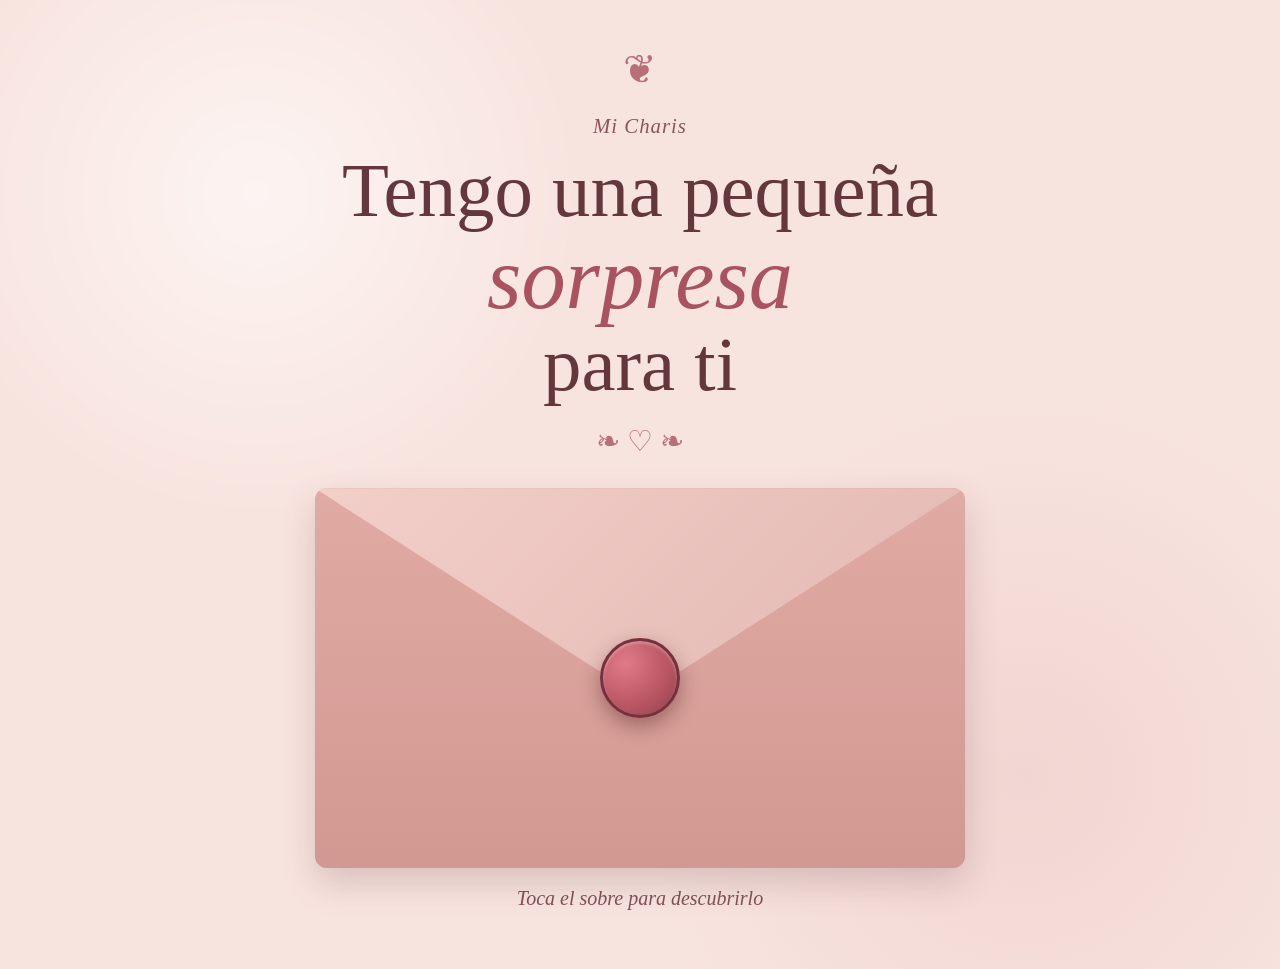
<file: index.html>
<!DOCTYPE html>
<html lang="es">

<head>

    <meta charset="UTF-8">

    <meta name="viewport" content="width=device-width, initial-scale=1.0">

    <title>Para ti ❤️</title>

    <!-- Bootstrap -->
    <link href="https://cdn.jsdelivr.net/npm/bootstrap@5.3.3/dist/css/bootstrap.min.css" rel="stylesheet">

    <!-- CSS principal -->
    <link rel="stylesheet" href="css/styleSobre.css">

    <!-- CSS responsive -->
    <link rel="stylesheet" href="css/responsive.css">

    <link rel="stylesheet" href="https://cdnjs.cloudflare.com/ajax/libs/font-awesome/6.4.0/css/all.min.css">

</head>

<body>

    <main class="pagina-inicio">

        <!-- Decoración superior -->
        <div class="ornamento">
            ❦
        </div>


        <!-- Texto de bienvenida -->
        <section class="bienvenida">

            <p class="texto-pequeno">
                Mi Charis
            </p>

            <h1>
                Tengo una pequeña
                <span>sorpresa</span>
                para ti
            </h1>

            <div class="separador">
                ❧ ♡ ❧
            </div>

        </section>


        <!-- Sobre -->
        <button id="btnAbrir" class="sobre" type="button" aria-label="Abrir mi regalo">



            <!-- Solapa del sobre -->
            <div class="solapa"></div>

            <!-- Parte interior -->
            <div class="interior-sobre"></div>

            <!-- Sello -->
            <span class="sello">

            </span>

        </button>

        </section>

        <p class="mensaje-sobre">
            Toca el sobre para descubrirlo
        </p>


        <!-- JavaScript -->
        <script src="javascript/script.js"></script>

</body>

</html>
</file>
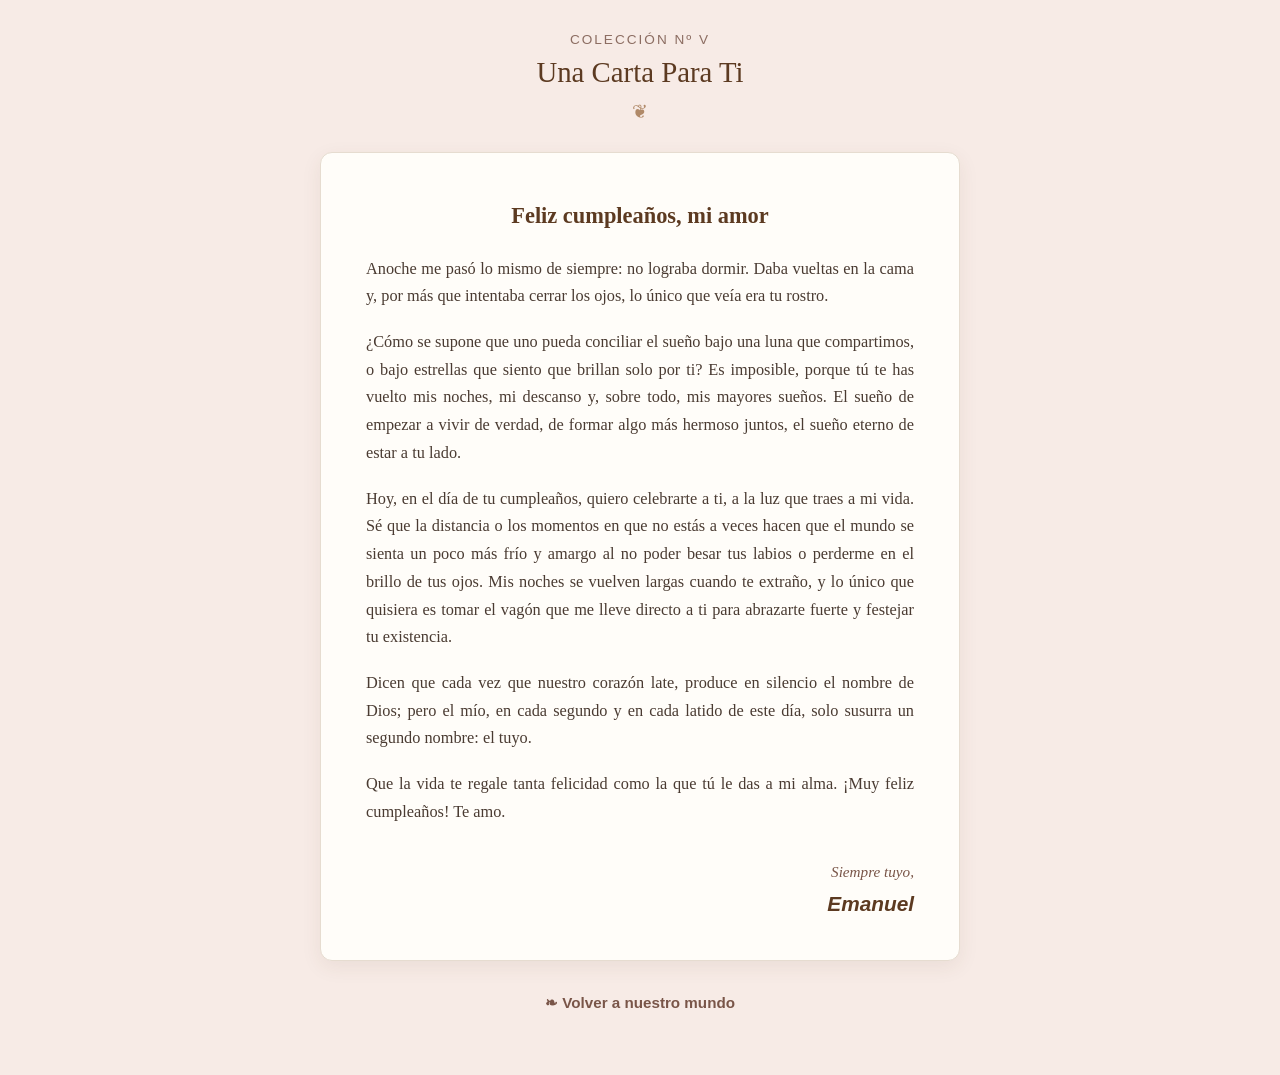
<file: pages/carta.html>
<!DOCTYPE html>
<html lang="es">
<head>
    <meta charset="UTF-8">
    <meta name="viewport" content="width=device-width, initial-scale=1.0">
    <title>Una Carta Para Ti ❤️</title>
    <!-- Bootstrap -->
    <link href="https://cdn.jsdelivr.net/npm/bootstrap@5.3.3/dist/css/bootstrap.min.css" rel="stylesheet">
    <!-- CSS exclusivo -->
    <link rel="stylesheet" href="../css/styleCarta.css">
</head>
<body>
    <main class="pagina-carta">

        <!-- Encabezado -->
        <header class="encabezado-carta">
            <p class="numero-coleccion">COLECCIÓN Nº V</p>
            <h1>Una Carta Para Ti</h1>
            <div class="ornamento">❦</div>
        </header>

        <!-- Contenedor de la carta estilo pergamino / papel antiguo -->
        <section class="papel-carta">
            <div class="sello-postal"></div>
            
            <h2 class="saludo-carta">Feliz cumpleaños, mi amor</h2>

            <div class="contenido-texto">
                <p>
                    Anoche me pasó lo mismo de siempre: no lograba dormir. Daba vueltas en la cama y, por más que intentaba cerrar los ojos, lo único que veía era tu rostro.
                </p>
                <p>
                    ¿Cómo se supone que uno pueda conciliar el sueño bajo una luna que compartimos, o bajo estrellas que siento que brillan solo por ti? Es imposible, porque tú te has vuelto mis noches, mi descanso y, sobre todo, mis mayores sueños. El sueño de empezar a vivir de verdad, de formar algo más hermoso juntos, el sueño eterno de estar a tu lado.
                </p>
                <p>
                    Hoy, en el día de tu cumpleaños, quiero celebrarte a ti, a la luz que traes a mi vida. Sé que la distancia o los momentos en que no estás a veces hacen que el mundo se sienta un poco más frío y amargo al no poder besar tus labios o perderme en el brillo de tus ojos. Mis noches se vuelven largas cuando te extraño, y lo único que quisiera es tomar el vagón que me lleve directo a ti para abrazarte fuerte y festejar tu existencia.
                </p>
                <p>
                    Dicen que cada vez que nuestro corazón late, produce en silencio el nombre de Dios; pero el mío, en cada segundo y en cada latido de este día, solo susurra un segundo nombre: el tuyo.
                </p>
                <p>
                    Que la vida te regale tanta felicidad como la que tú le das a mi alma. ¡Muy feliz cumpleaños! Te amo.
                </p>
            </div>

            <div class="firma-carta">
                <p>Siempre tuyo,</p>
                <span class="nombre-remitente">Emanuel</span>
            </div>
        </section>

        <!-- Botón Volver -->
        <div class="volver">
            <a href="inicio.html">❧ Volver a nuestro mundo</a>
        </div>

    </main>

    <!-- Etiqueta de audio global con loop para que se repita sola -->
<audio id="musicaFondo" loop>
    <source src="../audio/cancion.mp3" type="audio/mpeg">
    Tu navegador no soporta el elemento de audio.
</audio>

<script>
    window.addEventListener("DOMContentLoaded", function() {
        const audio = document.getElementById("musicaFondo");
        
        // 1. Recuperar el segundo exacto en el que iba la canción antes de cambiar de página
        const tiempoGuardado = localStorage.getItem("tiempoAudio");
        if (tiempoGuardado) {
            audio.currentTime = parseFloat(tiempoGuardado);
        }

        // 2. Verificar si el sobre ya fue abierto para iniciar la reproducción
        if (localStorage.getItem("reproducirMusica") === "true") {
            audio.play().catch(error => {
                console.log("Esperando interacción del navegador:", error);
            });
        }

        // 3. Guardar constantemente el segundo actual de la canción en la memoria del navegador
        setInterval(function() {
            if (!audio.paused) {
                localStorage.setItem("tiempoAudio", audio.currentTime);
            }
        }, 1000);
    });
</script>
</body>
</html>
</file>
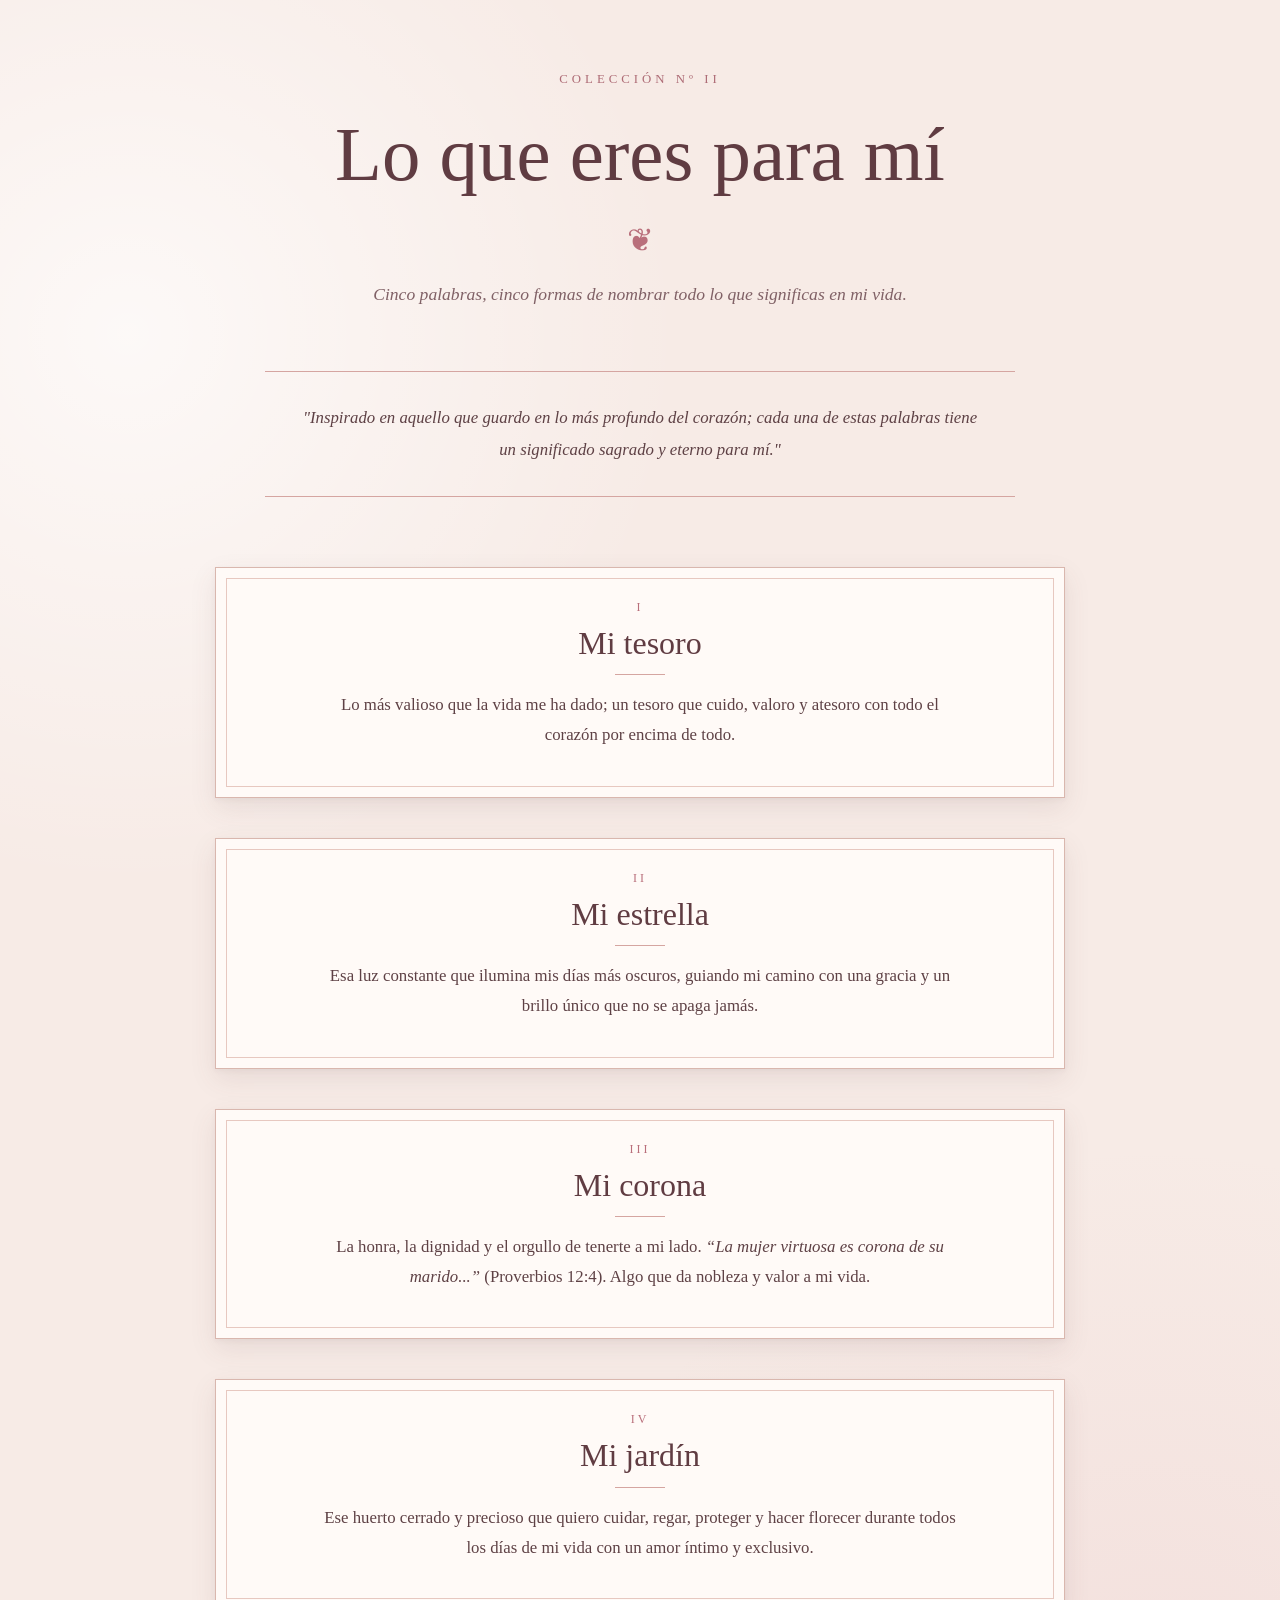
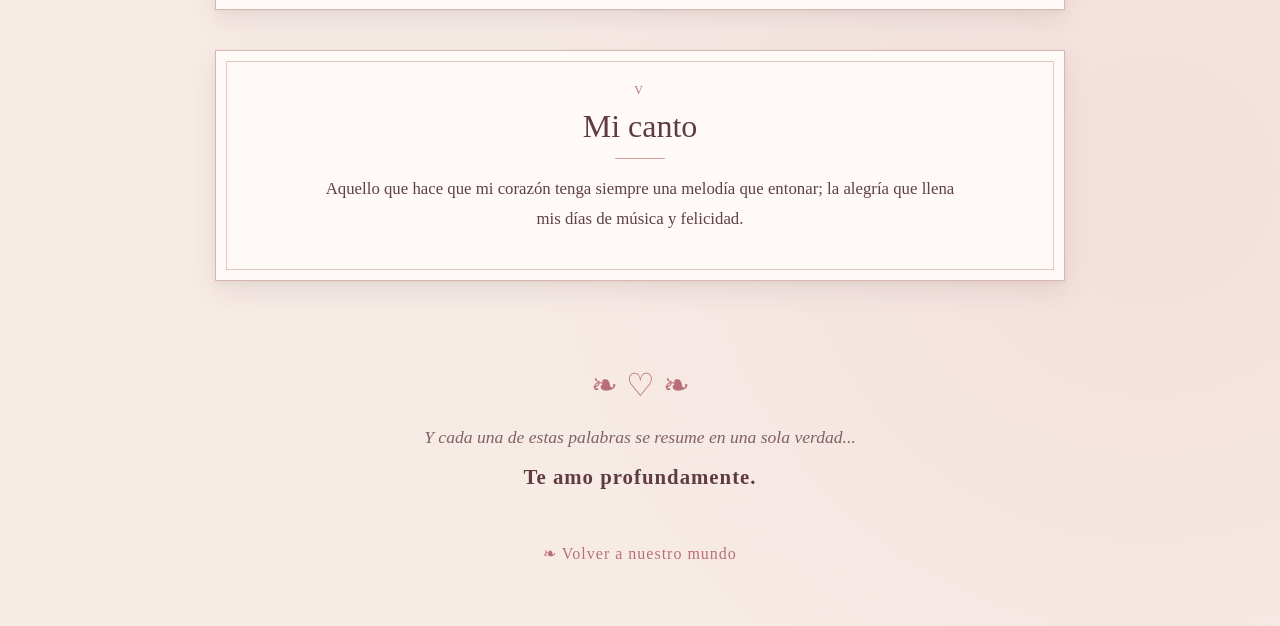
<file: pages/cosas-que-amo.html>
<!DOCTYPE html>
<html lang="es">

<head>
    <meta charset="UTF-8">
    <meta name="viewport" content="width=device-width, initial-scale=1.0">
    <title>Lo que eres para mí ❤️</title>

    <!-- Bootstrap -->
    <link href="https://cdn.jsdelivr.net/npm/bootstrap@5.3.3/dist/css/bootstrap.min.css" rel="stylesheet">

    <!-- CSS exclusivo de esta sección -->
    <link rel="stylesheet" href="../css/styleCosas.css">
</head>

<body>

    <main class="pagina-cosas">

        <!-- =================================
            ENCABEZADO
        ================================== -->
        <header class="encabezado-cosas">
            <p class="numero-cosas">
                COLECCIÓN Nº II
            </p>
            <h1>
                Lo que eres para mí
            </h1>
            <div class="ornamento">
                ❦
            </div>
            <p class="subtitulo-cosas">
                Cinco palabras, cinco formas de nombrar todo lo que significas en mi vida.
            </p>
        </header>

        <!-- =================================
            INTRODUCCIÓN
        ================================== -->
        <section class="introduccion-cosas">
            <p>
                "Inspirado en aquello que guardo en lo más profundo del corazón; cada una de estas palabras tiene un significado sagrado y eterno para mí."
            </p>
        </section>

        <!-- =================================
            CONTENEDOR DE SIGNIFICADOS
        ================================== -->
        <section class="galeria-cosas">

            <!-- ELEMENTO 1: MI TESORO -->
            <article class="tarjeta-significado">
                <div class="marco-tarjeta">
                    <div class="contenido-tarjeta">
                        <p class="numero-elemento">I</p>
                        <h2>Mi tesoro</h2>
                        <div class="linea"></div>
                        <p class="texto-elemento">
                            Lo más valioso que la vida me ha dado; un tesoro que cuido, valoro y atesoro con todo el corazón por encima de todo.
                        </p>
                    </div>
                </div>
            </article>

            <!-- ELEMENTO 2: MI ESTRELLA -->
            <article class="tarjeta-significado">
                <div class="marco-tarjeta">
                    <div class="contenido-tarjeta">
                        <p class="numero-elemento">II</p>
                        <h2>Mi estrella</h2>
                        <div class="linea"></div>
                        <p class="texto-elemento">
                            Esa luz constante que ilumina mis días más oscuros, guiando mi camino con una gracia y un brillo único que no se apaga jamás.
                        </p>
                    </div>
                </div>
            </article>

            <!-- ELEMENTO 3: MI CORONA -->
            <article class="tarjeta-significado">
                <div class="marco-tarjeta">
                    <div class="contenido-tarjeta">
                        <p class="numero-elemento">III</p>
                        <h2>Mi corona</h2>
                        <div class="linea"></div>
                        <p class="texto-elemento">
                            La honra, la dignidad y el orgullo de tenerte a mi lado. <em>“La mujer virtuosa es corona de su marido...”</em> (Proverbios 12:4). Algo que da nobleza y valor a mi vida.
                        </p>
                    </div>
                </div>
            </article>

            <!-- ELEMENTO 4: MI JARDÍN -->
            <article class="tarjeta-significado">
                <div class="marco-tarjeta">
                    <div class="contenido-tarjeta">
                        <p class="numero-elemento">IV</p>
                        <h2>Mi jardín</h2>
                        <div class="linea"></div>
                        <p class="texto-elemento">
                            Ese huerto cerrado y precioso que quiero cuidar, regar, proteger y hacer florecer durante todos los días de mi vida con un amor íntimo y exclusivo. 
                        </p>
                    </div>
                </div>
            </article>

            <!-- ELEMENTO 5: MI CANTO -->
            <article class="tarjeta-significado">
                <div class="marco-tarjeta">
                    <div class="contenido-tarjeta">
                        <p class="numero-elemento">V</p>
                        <h2>Mi canto</h2>
                        <div class="linea"></div>
                        <p class="texto-elemento">
                            Aquello que hace que mi corazón tenga siempre una melodía que entonar; la alegría que llena mis días de música y felicidad. 
                        </p>
                    </div>
                </div>
            </article>

        </section>

        <!-- =================================
            FINAL
        ================================== -->
        <section class="final-cosas">
            <div class="ornamento">
                ❧ ♡ ❧
            </div>
            <p>
                Y cada una de estas palabras se resume en una sola verdad...
            </p>
            <span>
                Te amo profundamente.
            </span>
        </section>

        <!-- =================================
            VOLVER
        ================================== -->
        <div class="volver">
            <a href="inicio.html">
                ❧ Volver a nuestro mundo
            </a>
        </div>

    </main>

    <script src="../javascript/museo.js"></script>
    <!-- Etiqueta de audio global con loop para que se repita sola -->
<audio id="musicaFondo" loop>
    <source src="../audio/cancion.mp3" type="audio/mpeg">
    Tu navegador no soporta el elemento de audio.
</audio>

<script>
    window.addEventListener("DOMContentLoaded", function() {
        const audio = document.getElementById("musicaFondo");
        
        // 1. Recuperar el segundo exacto en el que iba la canción antes de cambiar de página
        const tiempoGuardado = localStorage.getItem("tiempoAudio");
        if (tiempoGuardado) {
            audio.currentTime = parseFloat(tiempoGuardado);
        }

        // 2. Verificar si el sobre ya fue abierto para iniciar la reproducción
        if (localStorage.getItem("reproducirMusica") === "true") {
            audio.play().catch(error => {
                console.log("Esperando interacción del navegador:", error);
            });
        }

        // 3. Guardar constantemente el segundo actual de la canción en la memoria del navegador
        setInterval(function() {
            if (!audio.paused) {
                localStorage.setItem("tiempoAudio", audio.currentTime);
            }
        }, 1000);
    });
</script>
</body>

</html>
</file>
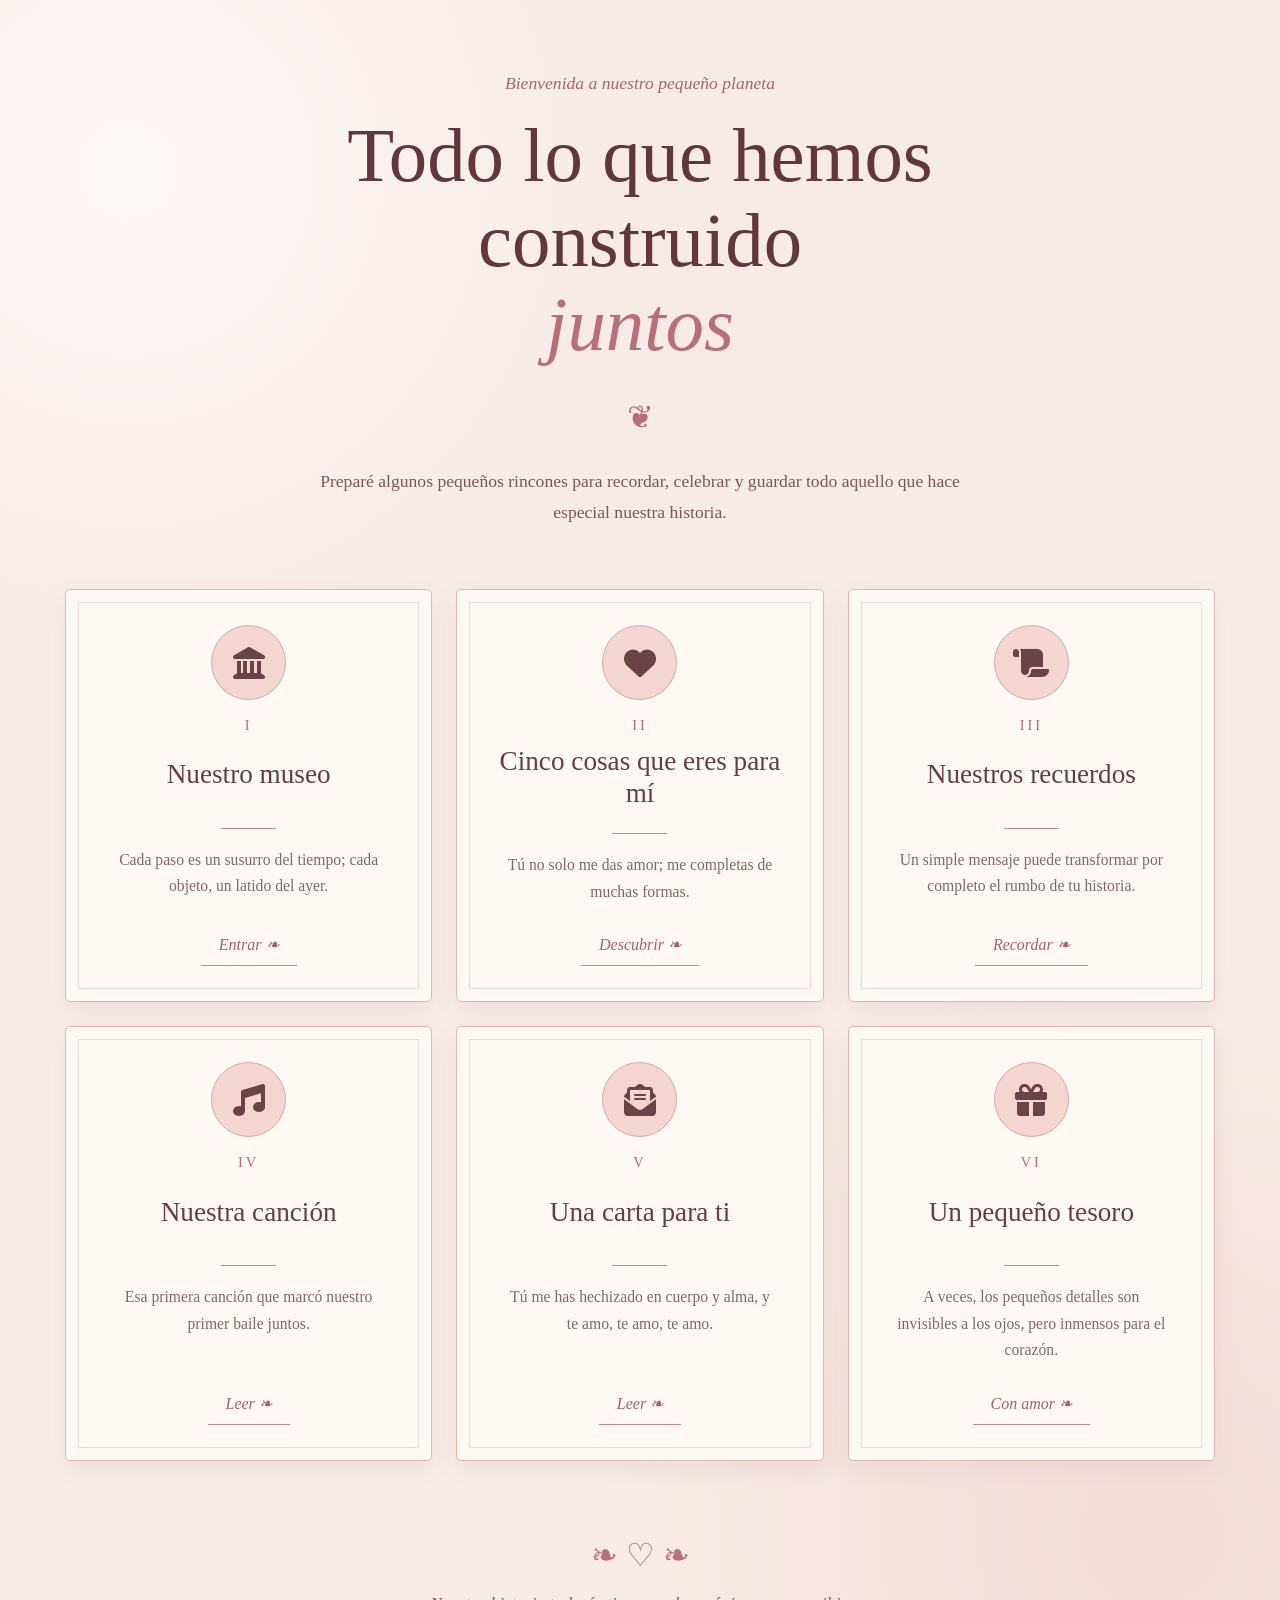
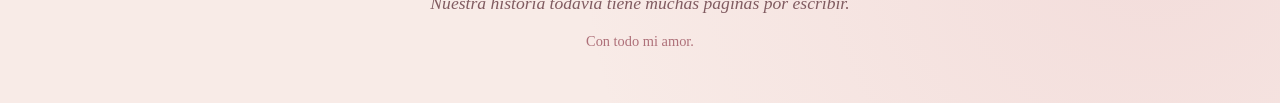
<file: pages/inicio.html>
<!DOCTYPE html>
<html lang="es">

<head>

    <meta charset="UTF-8">

    <meta name="viewport" content="width=device-width, initial-scale=1.0">

    <title>Nuestro pequeño mundo ❤️</title>

    <!-- Bootstrap -->
    <link href="https://cdn.jsdelivr.net/npm/bootstrap@5.3.3/dist/css/bootstrap.min.css" rel="stylesheet">

    <!-- CSS exclusivo de esta página -->
    <link rel="stylesheet" href="../css/styleInicio.css">

    <!-- Otros elementos del head -->
    <link rel="stylesheet" href="https://cdnjs.cloudflare.com/ajax/libs/font-awesome/6.4.0/css/all.min.css">

</head>


<body>

    <main class="pagina-inicio">


        <!-- =================================
             ENCABEZADO
        ================================== -->

        <header class="encabezado">

            <p class="pequeno-encabezado">
                Bienvenida a nuestro pequeño planeta
            </p>

            <h1>
                Todo lo que hemos construido
                <span>juntos</span>
            </h1>

            <div class="ornamento">
                ❦
            </div>

            <p class="introduccion">
                Preparé algunos pequeños rincones para recordar,
                celebrar y guardar todo aquello que hace especial
                nuestra historia.
            </p>

        </header>


        <!-- =================================
             MENÚ PRINCIPAL
        ================================== -->

        <section class="menu-principal">

            <div class="row g-4 justify-content-center">


                <!-- MUSEO -->
                <div class="col-12 col-md-6 col-lg-4">

                    <a href="museo.html" class="tarjeta">

                        <div class="icono">
                            <i class="fa-solid fa-landmark"></i>
                        </div>

                        <p class="numero">
                            I
                        </p>

                        <h2>
                            Nuestro museo
                        </h2>

                        <div class="linea"></div>

                        <p>
                            Cada paso es un susurro del tiempo; cada objeto, un latido del ayer.
                        </p>

                        <span class="entrar">
                            Entrar ❧
                        </span>

                    </a>

                </div>


                <!-- COSAS QUE AMO -->
                <div class="col-12 col-md-6 col-lg-4">

                    <a href="cosas-que-amo.html" class="tarjeta">

                        <div class="icono">
                            <i class="fa-solid fa-heart"></i>
                        </div>

                        <p class="numero">
                            II
                        </p>

                        <h2>
                            Cinco cosas que eres para mí
                        </h2>

                        <div class="linea"></div>

                        <p>
                            Tú no solo me das amor; me completas de muchas formas.
                        </p>

                        <span class="entrar">
                            Descubrir ❧
                        </span>

                    </a>

                </div>


                <!-- RECUERDOS -->
                <div class="col-12 col-md-6 col-lg-4">

                    <a href="recuerdos.html" class="tarjeta">

                        <div class="icono">
                            <i class="fa-solid fa-scroll"></i>
                        </div>

                        <p class="numero">
                            III
                        </p>

                        <h2>
                            Nuestros recuerdos
                        </h2>

                        <div class="linea"></div>

                        <p>
                            Un simple mensaje puede transformar por completo el rumbo de tu historia.
                        </p>

                        <span class="entrar">
                            Recordar ❧
                        </span>

                    </a>

                </div>


                <!-- MÚSICA -->
                <div class="col-12 col-md-6 col-lg-4">

                    <a href="musica.html" class="tarjeta">

                        <div class="icono">
                            <i class="fa-solid fa-music"></i>
                        </div>

                        <p class="numero">
                            IV
                        </p>

                        <h2>
                            Nuestra canción
                        </h2>

                        <div class="linea"></div>

                        <p>
                            Esa primera canción que marcó nuestro primer baile juntos.
                        </p>

                        <span class="entrar">
                            Leer ❧
                        </span>

                    </a>

                </div>


                <!-- CARTA -->
                <div class="col-12 col-md-6 col-lg-4">

                    <a href="carta.html" class="tarjeta">

                        <div class="icono">
                            <i class="fa-solid fa-envelope-open-text"></i>
                        </div>

                        <p class="numero">
                            V
                        </p>

                        <h2>
                            Una carta para ti
                        </h2>

                        <div class="linea"></div>

                        <p>
                            Tú me has hechizado en cuerpo y alma, y te amo, te amo, te amo.
                        </p>

                        <span class="entrar">
                            Leer ❧
                        </span>

                    </a>

                </div>


                <!-- REGALOS -->
                <div class="col-12 col-md-6 col-lg-4">

                    <a href="principito.html" class="tarjeta">

                        <div class="icono">
                            <i class="fa-solid fa-gift"></i>
                        </div>

                        <p class="numero">
                            VI
                        </p>

                        <h2>
                            Un pequeño tesoro
                        </h2>

                        <div class="linea"></div>

                        <p>
                            A veces, los pequeños detalles son invisibles a los ojos, pero inmensos para el corazón.
                        </p>

                        <span class="entrar">
                            Con amor ❧
                        </span>

                    </a>

                </div>

            </div>

        </section>


        <!-- =================================
             FRASE FINAL
        ================================== -->

        <footer class="pie">

            <div class="ornamento">
                ❧ ♡ ❧
            </div>

            <p>
                Nuestra historia todavía tiene
                muchas páginas por escribir.
            </p>

            <span>
                Con todo mi amor.
            </span>

        </footer>


    </main>


    <script src="https://cdn.jsdelivr.net/npm/bootstrap@5.3.3/dist/js/bootstrap.bundle.min.js">
    </script>

    <!-- Etiqueta de audio oculta para la música de fondo -->
    <audio id="musicaFondo" loop>
        <source src="../audio/cancion.mp3" type="audio/mpeg">
        Tu navegador no soporta el elemento de audio.
    </audio>


<!-- Etiqueta de audio global con loop para que se repita sola -->
<audio id="musicaFondo" loop>
    <source src="../audio/cancion.mp3" type="audio/mpeg">
    Tu navegador no soporta el elemento de audio.
</audio>

<script>
    window.addEventListener("DOMContentLoaded", function() {
        const audio = document.getElementById("musicaFondo");
        
        // 1. Recuperar el segundo exacto en el que iba la canción antes de cambiar de página
        const tiempoGuardado = localStorage.getItem("tiempoAudio");
        if (tiempoGuardado) {
            audio.currentTime = parseFloat(tiempoGuardado);
        }

        // 2. Verificar si el sobre ya fue abierto para iniciar la reproducción
        if (localStorage.getItem("reproducirMusica") === "true") {
            audio.play().catch(error => {
                console.log("Esperando interacción del navegador:", error);
            });
        }

        // 3. Guardar constantemente el segundo actual de la canción en la memoria del navegador
        setInterval(function() {
            if (!audio.paused) {
                localStorage.setItem("tiempoAudio", audio.currentTime);
            }
        }, 1000);
    });
</script>
</body>

</html>
</file>
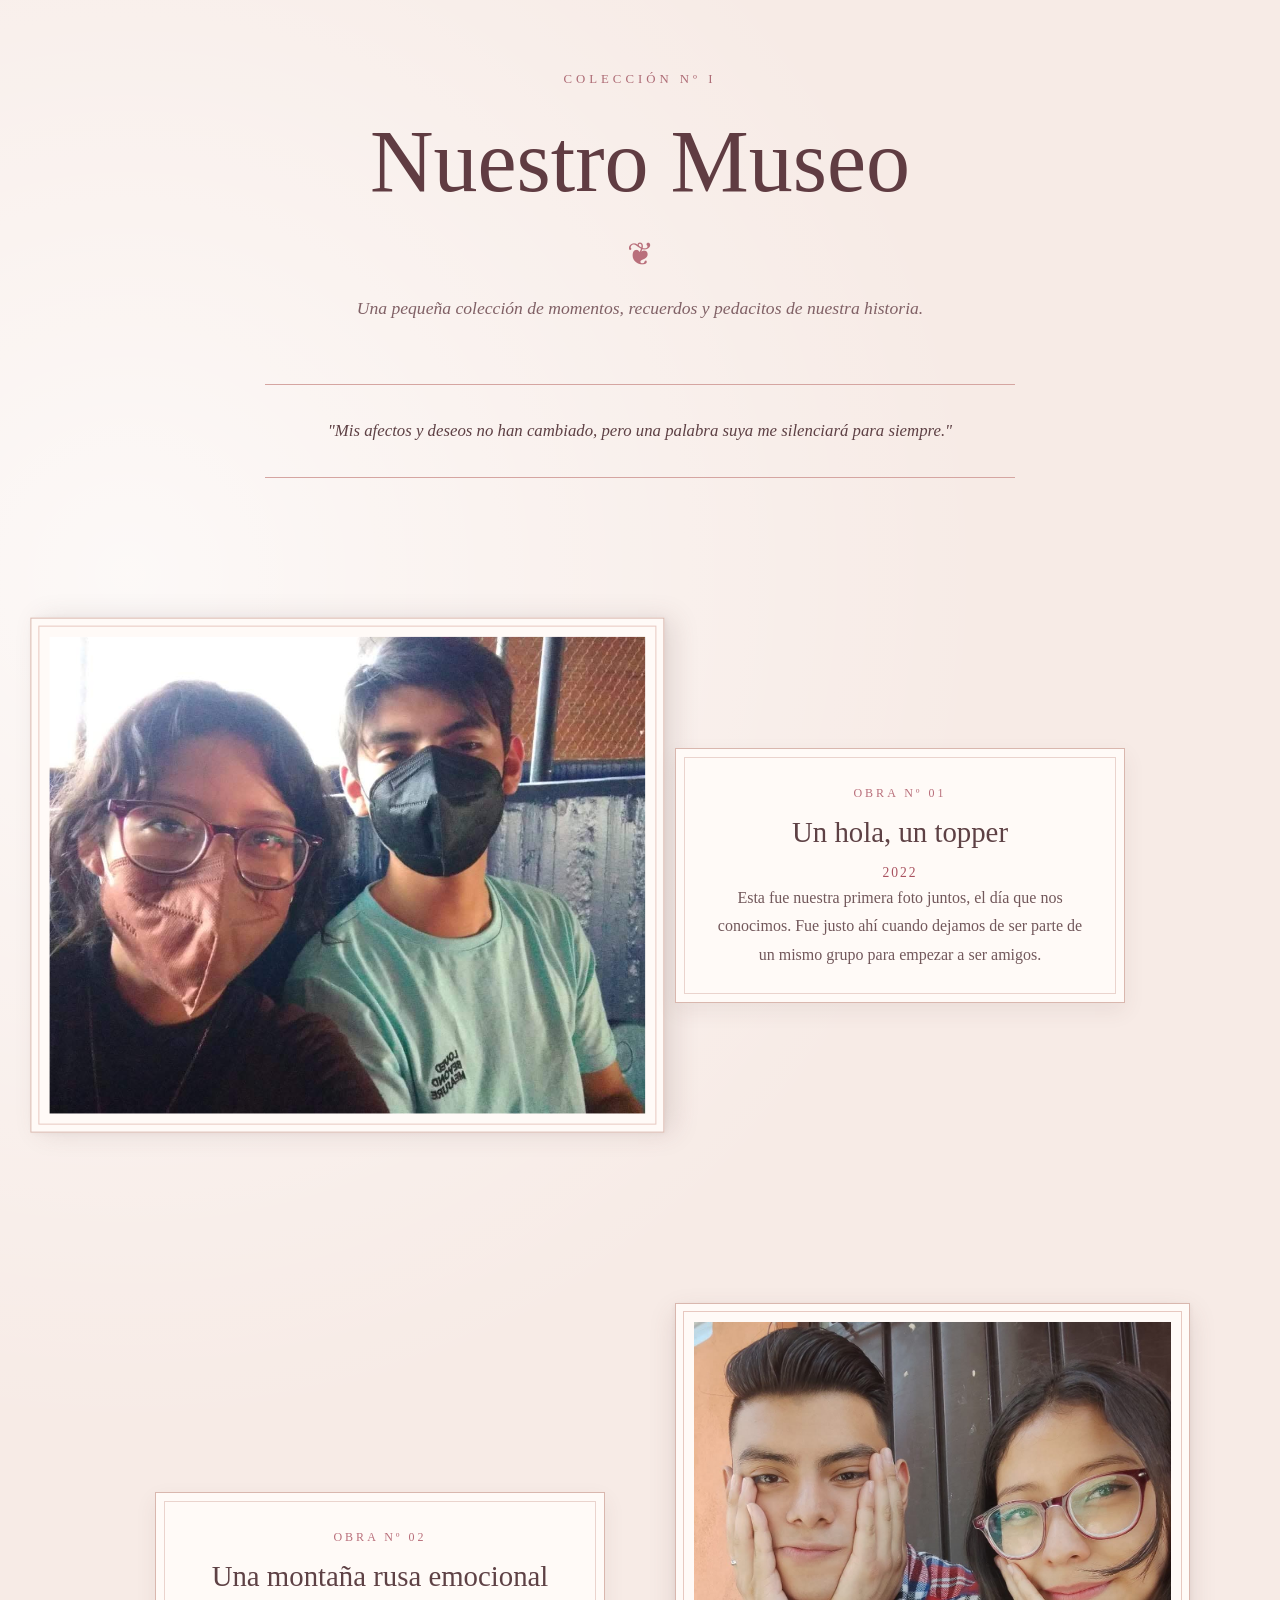
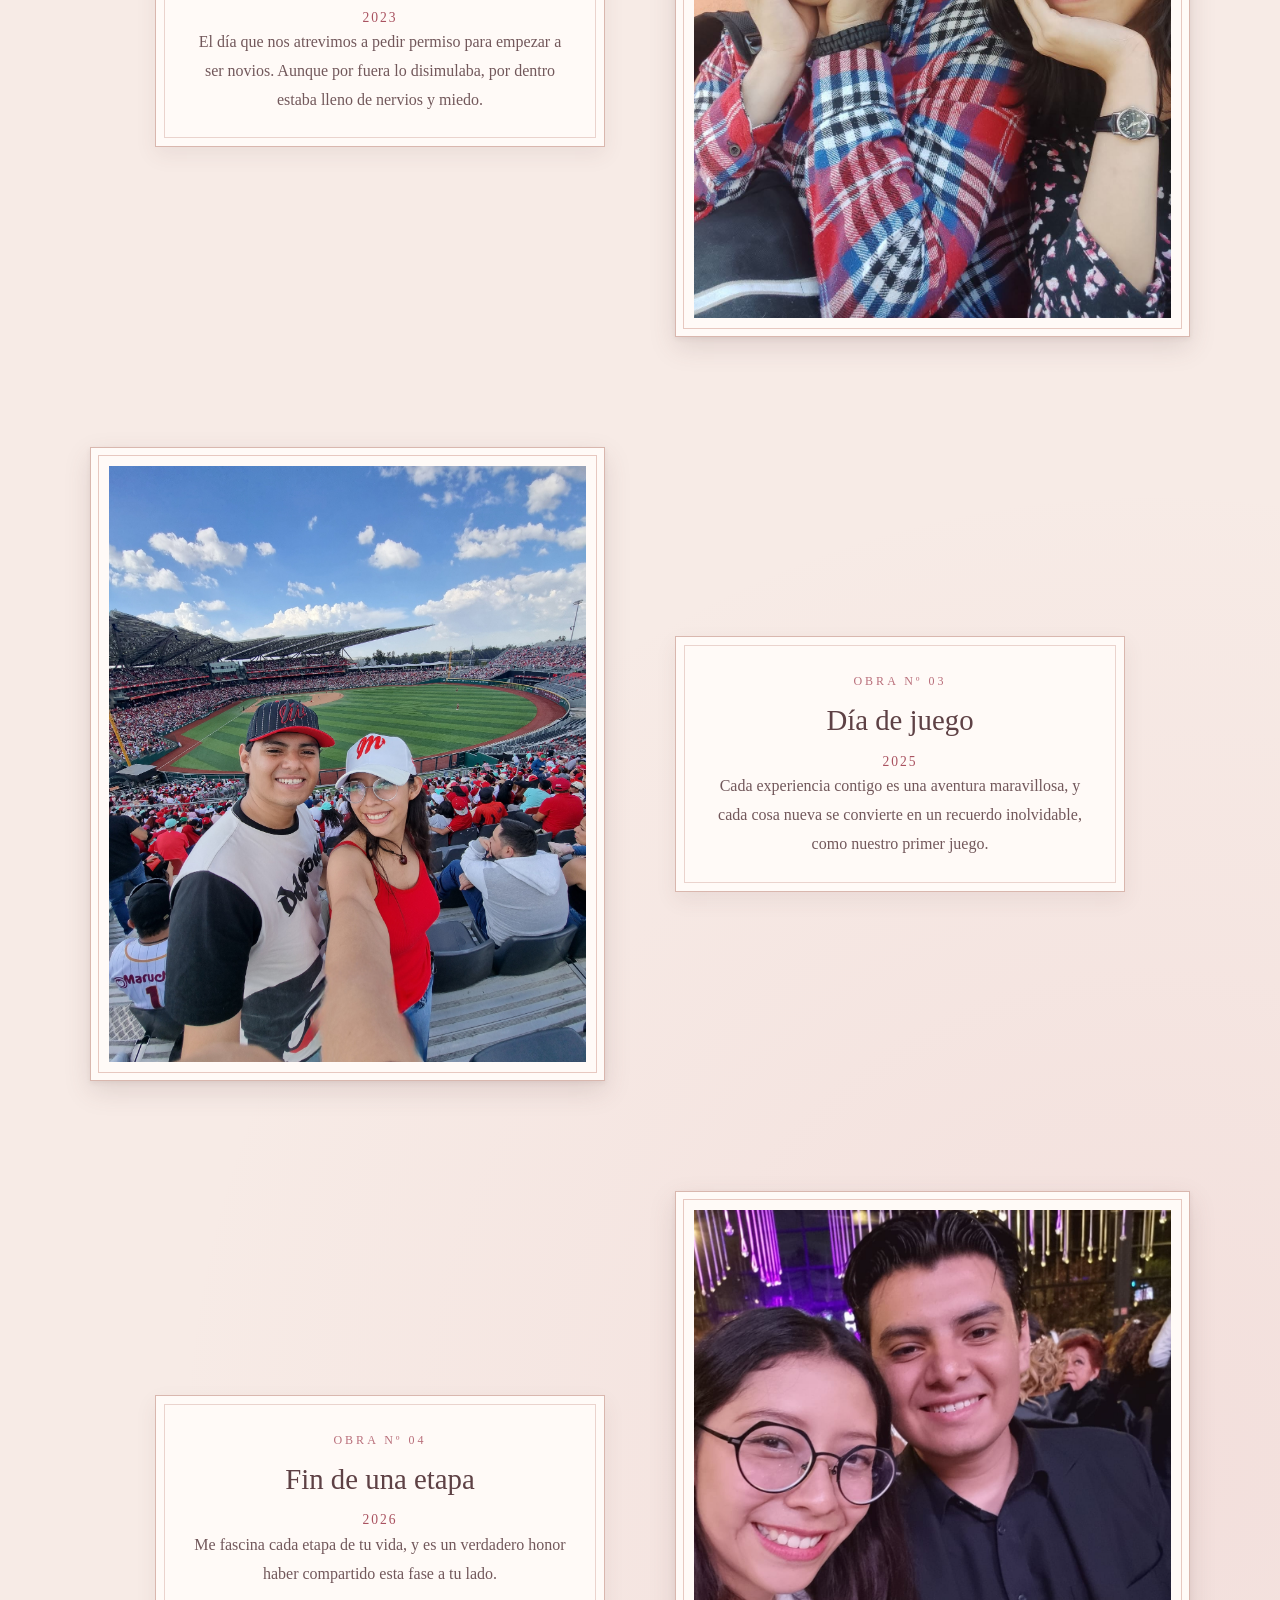
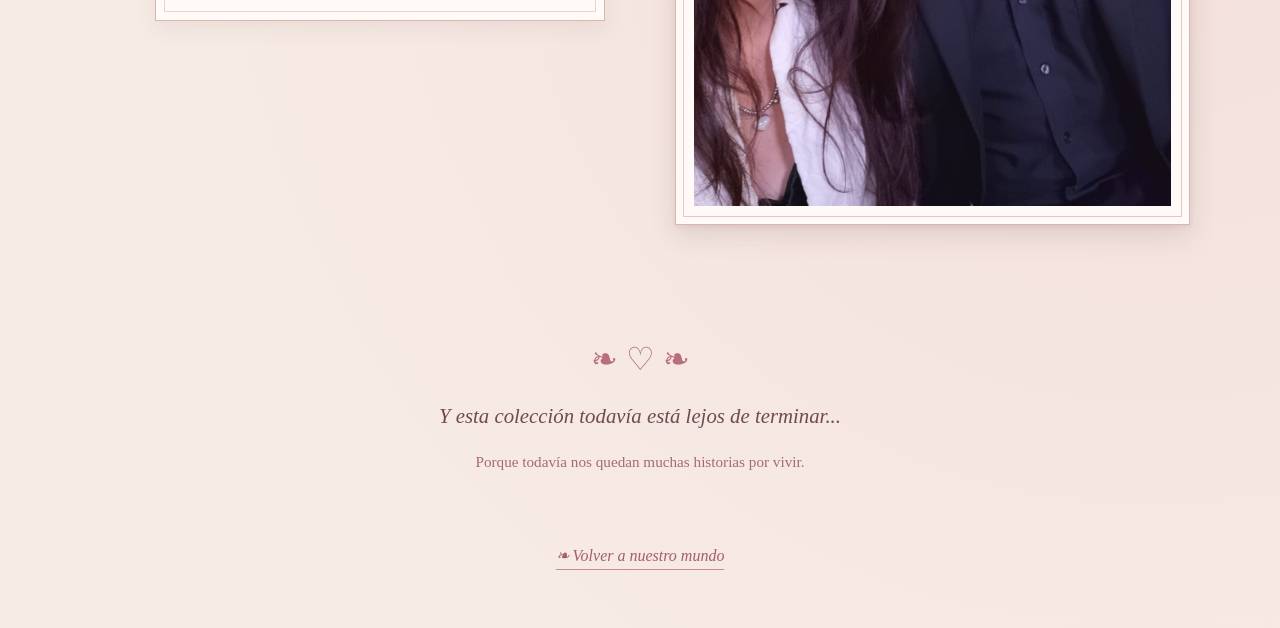
<file: pages/museo.html>
<!DOCTYPE html>
<html lang="es">

<head>

    <meta charset="UTF-8">

    <meta name="viewport" content="width=device-width, initial-scale=1.0">

    <title>Nuestro Museo ❤️</title>

    <!-- Bootstrap -->
    <link href="https://cdn.jsdelivr.net/npm/bootstrap@5.3.3/dist/css/bootstrap.min.css" rel="stylesheet">

    <!-- CSS exclusivo del museo -->
    <link rel="stylesheet" href="../css/styleMuseo.css">

</head>


<body>

    <main class="pagina-museo">


        <!-- =================================
             ENCABEZADO
        ================================== -->

        <header class="encabezado-museo">

            <p class="numero-museo">
                COLECCIÓN Nº I
            </p>

            <h1>
                Nuestro Museo
            </h1>

            <div class="ornamento">
                ❦
            </div>

            <p class="subtitulo-museo">
                Una pequeña colección de momentos,
                recuerdos y pedacitos de nuestra historia.
            </p>

        </header>


        <!-- =================================
             INTRODUCCIÓN
        ================================== -->

        <section class="introduccion-museo">

            <p>
                "Mis afectos y deseos no han cambiado, pero una palabra suya me silenciará para siempre."
            </p>

        </section>


        <!-- =================================
             GALERÍA
        ================================== -->

        <section class="galeria-museo">


            <!-- OBRA 1 -->
            <article class="obra">
                <!-- Contenedor de la foto -->
                <div class="marco-fotografia girada">
                    <div class="fotografia">
                        <img src="../img/primeraFoto.jpg" alt="Nuestro primer recuerdo">
                    </div>
                </div>

                <!-- Contenedor de la información -->
                <div class="informacion-obra">
                    <p class="numero-obra">OBRA Nº 01</p>
                    <h2>Un hola, un topper</h2>
                    <p class="fecha">2022</p>
                    <div class="linea"></div>
                    <p class="descripcion-obra">
                        Esta fue nuestra primera foto juntos, el día que nos conocimos. Fue justo ahí cuando dejamos de ser parte de un mismo grupo para empezar a ser amigos.
                    </p>
                </div>
            </article>

            <!-- OBRA 2 -->

            <article class="obra obra-invertida">

                <div class="marco-fotografia">

                    <div class="fotografia">

                        <img src="../img/segundaFoto.jpg" alt="Segundo recuerdo">

                    </div>

                </div>


                <div class="informacion-obra">

                    <p class="numero-obra">
                        OBRA Nº 02
                    </p>

                    <h2>
                       Una montaña rusa emocional
                    </h2>

                    <p class="fecha">
                        2023
                    </p>

                    <div class="linea"></div>

                    <p class="descripcion-obra">
                        El día que nos atrevimos a pedir permiso para empezar a ser novios. Aunque por fuera lo disimulaba, por dentro estaba lleno de nervios y miedo.
                    </p>

                </div>

            </article>


            <!-- OBRA 3 -->

            <article class="obra">

                <div class="marco-fotografia">

                    <div class="fotografia">

                        <img src="../img/diaDeJuego.jpg" alt="Tercer recuerdo">

                    </div>

                </div>


                <div class="informacion-obra">

                    <p class="numero-obra">
                        OBRA Nº 03
                    </p>

                    <h2>
                        Día de juego
                    </h2>

                    <p class="fecha">
                        2025
                    </p>

                    <div class="linea"></div>

                    <p class="descripcion-obra">
                        Cada experiencia contigo es una aventura maravillosa, y cada cosa nueva se convierte en un recuerdo inolvidable, como nuestro primer juego.
                    </p>

                </div>

            </article>

            <!-- OBRA 4 -->

            <article class="obra obra-invertida">

                <div class="marco-fotografia">

                    <div class="fotografia">

                        <img src="../img/graducacion.jpeg" alt="Segundo recuerdo">

                    </div>

                </div>


                <div class="informacion-obra">

                    <p class="numero-obra">
                        OBRA Nº 04
                    </p>

                    <h2>
                       Fin de una etapa
                    </h2>

                    <p class="fecha">
                        2026
                    </p>

                    <div class="linea"></div>

                    <p class="descripcion-obra">
                        Me fascina cada etapa de tu vida, y es un verdadero honor haber compartido esta fase a tu lado.
                    </p>

                </div>

            </article>


        </section>


        <!-- =================================
             FINAL
        ================================== -->

        <section class="final-museo">

            <div class="ornamento">
                ❧ ♡ ❧
            </div>

            <p>
                Y esta colección todavía
                está lejos de terminar...
            </p>

            <span>
                Porque todavía nos quedan
                muchas historias por vivir.
            </span>

        </section>


        <!-- =================================
             VOLVER
        ================================== -->

        <div class="volver">

            <a href="inicio.html">
                ❧ Volver a nuestro mundo
            </a>

        </div>


    </main>

    <script src="../javascript/museo.js"></script>

    <!-- Etiqueta de audio global con loop para que se repita sola -->
<audio id="musicaFondo" loop>
    <source src="../audio/cancion.mp3" type="audio/mpeg">
    Tu navegador no soporta el elemento de audio.
</audio>

<script>
    window.addEventListener("DOMContentLoaded", function() {
        const audio = document.getElementById("musicaFondo");
        
        // 1. Recuperar el segundo exacto en el que iba la canción antes de cambiar de página
        const tiempoGuardado = localStorage.getItem("tiempoAudio");
        if (tiempoGuardado) {
            audio.currentTime = parseFloat(tiempoGuardado);
        }

        // 2. Verificar si el sobre ya fue abierto para iniciar la reproducción
        if (localStorage.getItem("reproducirMusica") === "true") {
            audio.play().catch(error => {
                console.log("Esperando interacción del navegador:", error);
            });
        }

        // 3. Guardar constantemente el segundo actual de la canción en la memoria del navegador
        setInterval(function() {
            if (!audio.paused) {
                localStorage.setItem("tiempoAudio", audio.currentTime);
            }
        }, 1000);
    });
</script>
</body>

</html>
</file>
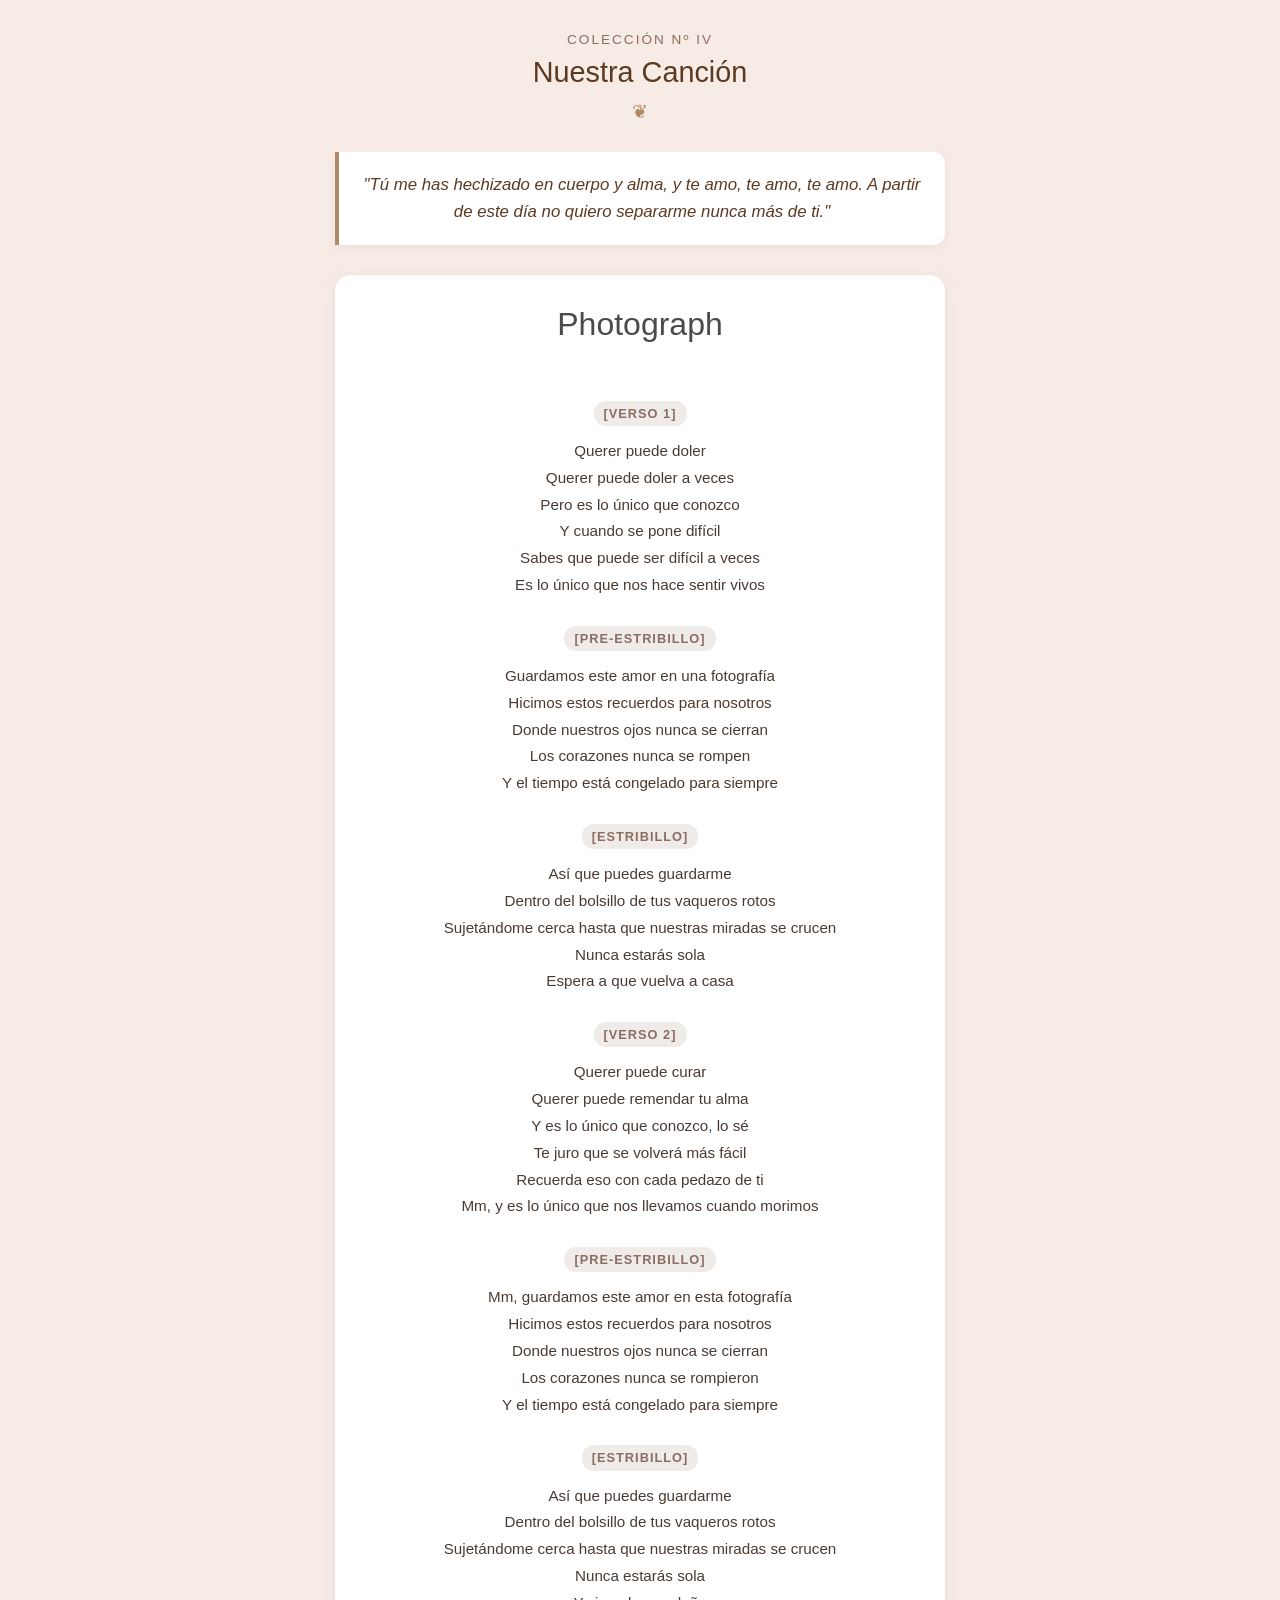
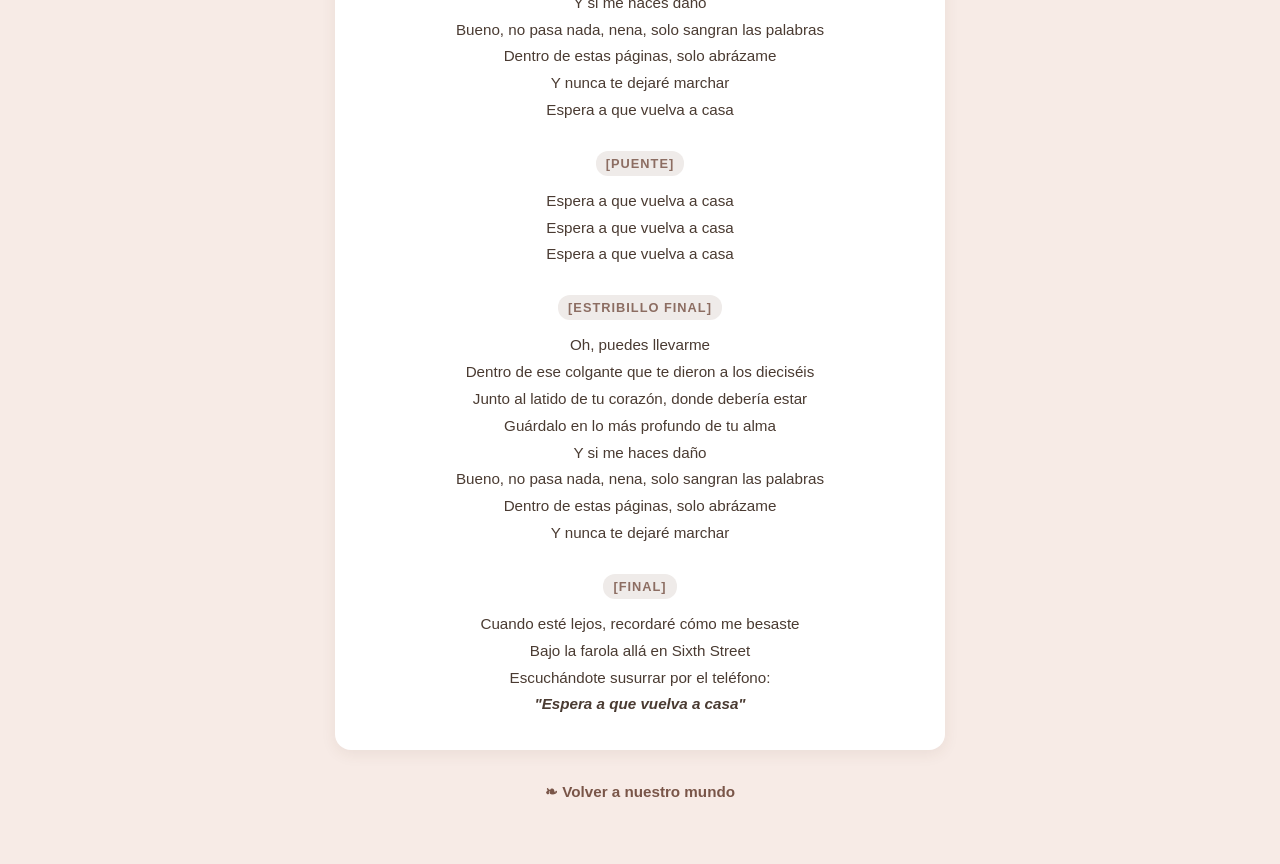
<file: pages/musica.html>
<!DOCTYPE html>
<html lang="es">

<head>
    <meta charset="UTF-8">
    <meta name="viewport" content="width=device-width, initial-scale=1.0">
    <title>Nuestra Canción ❤️</title>
    <!-- Bootstrap -->
    <link href="https://cdn.jsdelivr.net/npm/bootstrap@5.3.3/dist/css/bootstrap.min.css" rel="stylesheet">
    <!-- CSS exclusivo -->
    <link rel="stylesheet" href="../css/styleMusica.css">
</head>

<body>
    <main class="pagina-musica">

        <!-- Encabezado -->
        <header class="encabezado-cancion">
            <p class="numero-coleccion">COLECCIÓN Nº IV</p>
            <h1>Nuestra Canción</h1>
            <div class="ornamento">❦</div>
        </header>

        <!-- Frase / Dedicatoria inicial -->
        <section class="contenedor-dedicatoria">
            <p class="frase-especial">
                "Tú me has hechizado en cuerpo y alma, y te amo, te amo, te amo. A partir de este día no quiero
                separarme nunca más de ti."
            </p>
        </section>

        <!-- Letra de la canción -->
        <section class="contenedor-letra">

            <div class="text-center mb-4">
                <h2 class="titulo-cancion">Photograph</h2>
            </div>

            <div class="bloque-verso">
                <span class="etiqueta-verso">[Verso 1]</span>
                <p>Querer puede doler</p>
                <p>Querer puede doler a veces</p>
                <p>Pero es lo único que conozco</p>
                <p>Y cuando se pone difícil</p>
                <p>Sabes que puede ser difícil a veces</p>
                <p>Es lo único que nos hace sentir vivos</p>
            </div>

            <div class="bloque-verso">
                <span class="etiqueta-verso">[Pre-Estribillo]</span>
                <p>Guardamos este amor en una fotografía</p>
                <p>Hicimos estos recuerdos para nosotros</p>
                <p>Donde nuestros ojos nunca se cierran</p>
                <p>Los corazones nunca se rompen</p>
                <p>Y el tiempo está congelado para siempre</p>
            </div>

            <div class="bloque-verso">
                <span class="etiqueta-verso">[Estribillo]</span>
                <p>Así que puedes guardarme</p>
                <p>Dentro del bolsillo de tus vaqueros rotos</p>
                <p>Sujetándome cerca hasta que nuestras miradas se crucen</p>
                <p>Nunca estarás sola</p>
                <p>Espera a que vuelva a casa</p>
            </div>

            <div class="bloque-verso">
                <span class="etiqueta-verso">[Verso 2]</span>
                <p>Querer puede curar</p>
                <p>Querer puede remendar tu alma</p>
                <p>Y es lo único que conozco, lo sé</p>
                <p>Te juro que se volverá más fácil</p>
                <p>Recuerda eso con cada pedazo de ti</p>
                <p>Mm, y es lo único que nos llevamos cuando morimos</p>
            </div>

            <div class="bloque-verso">
                <span class="etiqueta-verso">[Pre-Estribillo]</span>
                <p>Mm, guardamos este amor en esta fotografía</p>
                <p>Hicimos estos recuerdos para nosotros</p>
                <p>Donde nuestros ojos nunca se cierran</p>
                <p>Los corazones nunca se rompieron</p>
                <p>Y el tiempo está congelado para siempre</p>
            </div>

            <div class="bloque-verso">
                <span class="etiqueta-verso">[Estribillo]</span>
                <p>Así que puedes guardarme</p>
                <p>Dentro del bolsillo de tus vaqueros rotos</p>
                <p>Sujetándome cerca hasta que nuestras miradas se crucen</p>
                <p>Nunca estarás sola</p>
                <p>Y si me haces daño</p>
                <p>Bueno, no pasa nada, nena, solo sangran las palabras</p>
                <p>Dentro de estas páginas, solo abrázame</p>
                <p>Y nunca te dejaré marchar</p>
                <p>Espera a que vuelva a casa</p>
            </div>

            <div class="bloque-verso">
                <span class="etiqueta-verso">[Puente]</span>
                <p>Espera a que vuelva a casa</p>
                <p>Espera a que vuelva a casa</p>
                <p>Espera a que vuelva a casa</p>
            </div>

            <div class="bloque-verso">
                <span class="etiqueta-verso">[Estribillo Final]</span>
                <p>Oh, puedes llevarme</p>
                <p>Dentro de ese colgante que te dieron a los dieciséis</p>
                <p>Junto al latido de tu corazón, donde debería estar</p>
                <p>Guárdalo en lo más profundo de tu alma</p>
                <p>Y si me haces daño</p>
                <p>Bueno, no pasa nada, nena, solo sangran las palabras</p>
                <p>Dentro de estas páginas, solo abrázame</p>
                <p>Y nunca te dejaré marchar</p>
            </div>

            <div class="bloque-verso">
                <span class="etiqueta-verso">[Final]</span>
                <p>Cuando esté lejos, recordaré cómo me besaste</p>
                <p>Bajo la farola allá en Sixth Street</p>
                <p>Escuchándote susurrar por el teléfono:</p>
                <p class="verso-destacado">"Espera a que vuelva a casa"</p>
            </div>
        </section>

        <!-- Botón Volver -->
        <div class="volver">
            <a href="inicio.html">❧ Volver a nuestro mundo</a>
        </div>

    </main>

    <!-- Etiqueta de audio global con loop para que se repita sola -->
<audio id="musicaFondo" loop>
    <source src="../audio/cancion.mp3" type="audio/mpeg">
    Tu navegador no soporta el elemento de audio.
</audio>

<script>
    window.addEventListener("DOMContentLoaded", function() {
        const audio = document.getElementById("musicaFondo");
        
        // 1. Recuperar el segundo exacto en el que iba la canción antes de cambiar de página
        const tiempoGuardado = localStorage.getItem("tiempoAudio");
        if (tiempoGuardado) {
            audio.currentTime = parseFloat(tiempoGuardado);
        }

        // 2. Verificar si el sobre ya fue abierto para iniciar la reproducción
        if (localStorage.getItem("reproducirMusica") === "true") {
            audio.play().catch(error => {
                console.log("Esperando interacción del navegador:", error);
            });
        }

        // 3. Guardar constantemente el segundo actual de la canción en la memoria del navegador
        setInterval(function() {
            if (!audio.paused) {
                localStorage.setItem("tiempoAudio", audio.currentTime);
            }
        }, 1000);
    });
</script>
</body>

</html>
</file>
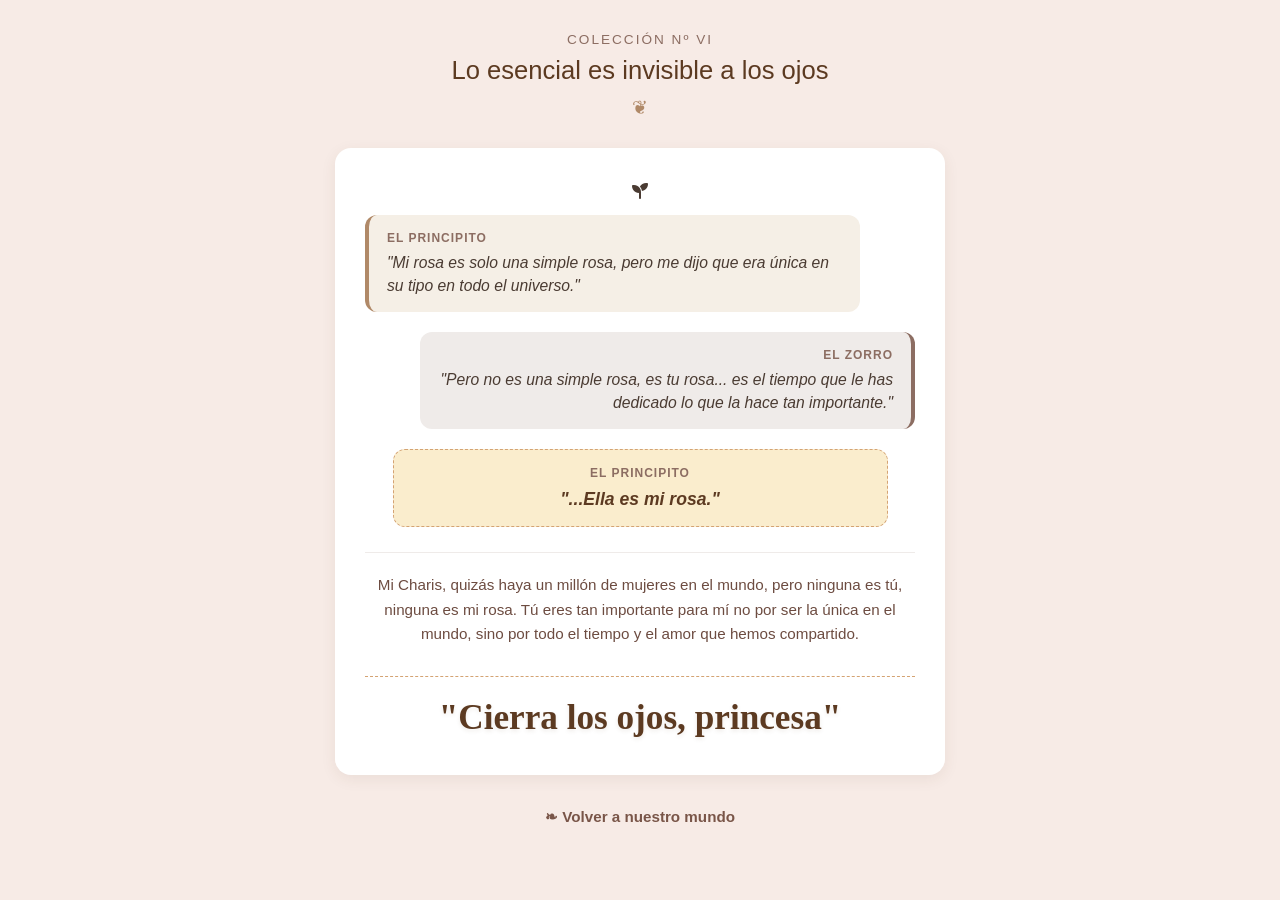
<file: pages/principito.html>
<!DOCTYPE html>
<html lang="es">
<head>
    <meta charset="UTF-8">
    <meta name="viewport" content="width=device-width, initial-scale=1.0">
    <title>Lo que hace única a una rosa 🌹</title>
    <!-- Bootstrap -->
    <link href="https://cdn.jsdelivr.net/npm/bootstrap@5.3.3/dist/css/bootstrap.min.css" rel="stylesheet">
    <!-- CSS exclusivo -->
    <link rel="stylesheet" href="../css/stylePrincipito.css">
    <!-- Otros elementos del head -->
    <link rel="stylesheet" href="https://cdnjs.cloudflare.com/ajax/libs/font-awesome/6.4.0/css/all.min.css">
</head>
<body>
    <main class="pagina-principito">

        <!-- Encabezado -->
        <header class="encabezado-principito">
            <p class="numero-coleccion">COLECCIÓN Nº VI</p>
            <h1>Lo esencial es invisible a los ojos</h1>
            <div class="ornamento">❦</div>
        </header>

        <!-- Contenedor principal de la escena / diálogo -->
        <section class="contenedor-escena">
            <i class="fa-solid fa-seedling"></i>
            <p></p>

            <div class="dialogo-caja">
                
                <!-- Diálogo Principito 1 -->
                <div class="intercambio principito">
                    <span class="personaje">El Principito</span>
                    <p class="texto-dialogo">
                        "Mi rosa es solo una simple rosa, pero me dijo que era única en su tipo en todo el universo."
                    </p>
                </div>

                <!-- Diálogo Zorro -->
                <div class="intercambio zorro">
                    <span class="personaje">El Zorro</span>
                    <p class="texto-dialogo">
                        "Pero no es una simple rosa, es tu rosa... es el tiempo que le has dedicado lo que la hace tan importante."
                    </p>
                </div>

                <!-- Diálogo Principito 2 (Final) -->
                <div class="intercambio principito final">
                    <span class="personaje">El Principito</span>
                    <p class="texto-dialogo destacado">
                        "...Ella es mi rosa."
                    </p>
                </div>

            </div>

            <!-- Mensaje final relacionando la rosa eterna -->
            <div class="mensaje-regalo">
                <p>
                    Mi Charis, quizás haya un millón de mujeres en el mundo, pero ninguna es tú, ninguna es mi rosa. Tú eres tan importante para mí no por ser la única en el mundo, sino por todo el tiempo y el amor que hemos compartido.
                </p>
            </div>

            <!-- Frase de cierre -->
            <div class="cierre-sorpresa">
                <h2 class="frase-final">"Cierra los ojos, princesa"</h2>
            </div>
        </section>

        <!-- Botón Volver -->
        <div class="volver">
            <a href="inicio.html">❧ Volver a nuestro mundo</a>
        </div>

    </main>

    <!-- Etiqueta de audio global con loop para que se repita sola -->
<audio id="musicaFondo" loop>
    <source src="../audio/cancion.mp3" type="audio/mpeg">
    Tu navegador no soporta el elemento de audio.
</audio>

<script>
    window.addEventListener("DOMContentLoaded", function() {
        const audio = document.getElementById("musicaFondo");
        
        // 1. Recuperar el segundo exacto en el que iba la canción antes de cambiar de página
        const tiempoGuardado = localStorage.getItem("tiempoAudio");
        if (tiempoGuardado) {
            audio.currentTime = parseFloat(tiempoGuardado);
        }

        // 2. Verificar si el sobre ya fue abierto para iniciar la reproducción
        if (localStorage.getItem("reproducirMusica") === "true") {
            audio.play().catch(error => {
                console.log("Esperando interacción del navegador:", error);
            });
        }

        // 3. Guardar constantemente el segundo actual de la canción en la memoria del navegador
        setInterval(function() {
            if (!audio.paused) {
                localStorage.setItem("tiempoAudio", audio.currentTime);
            }
        }, 1000);
    });
</script>
</body>
</html>
</file>
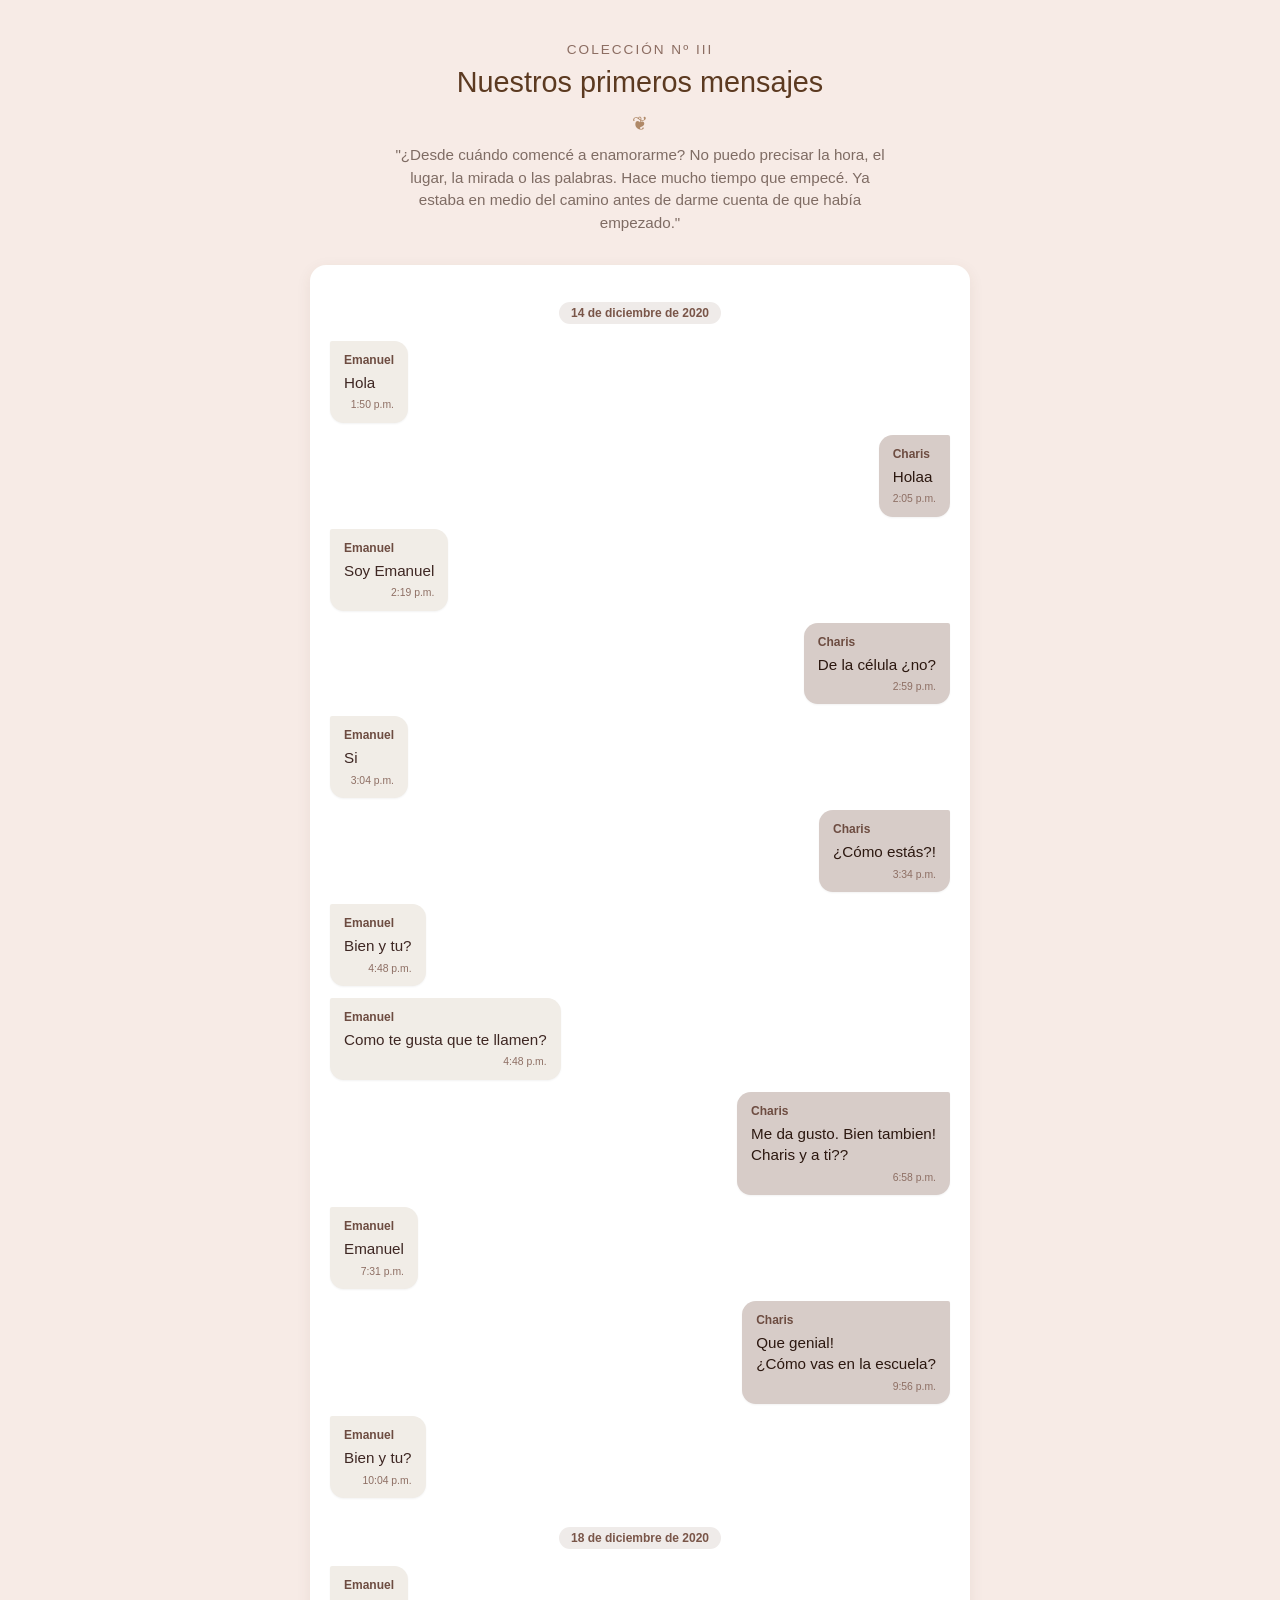
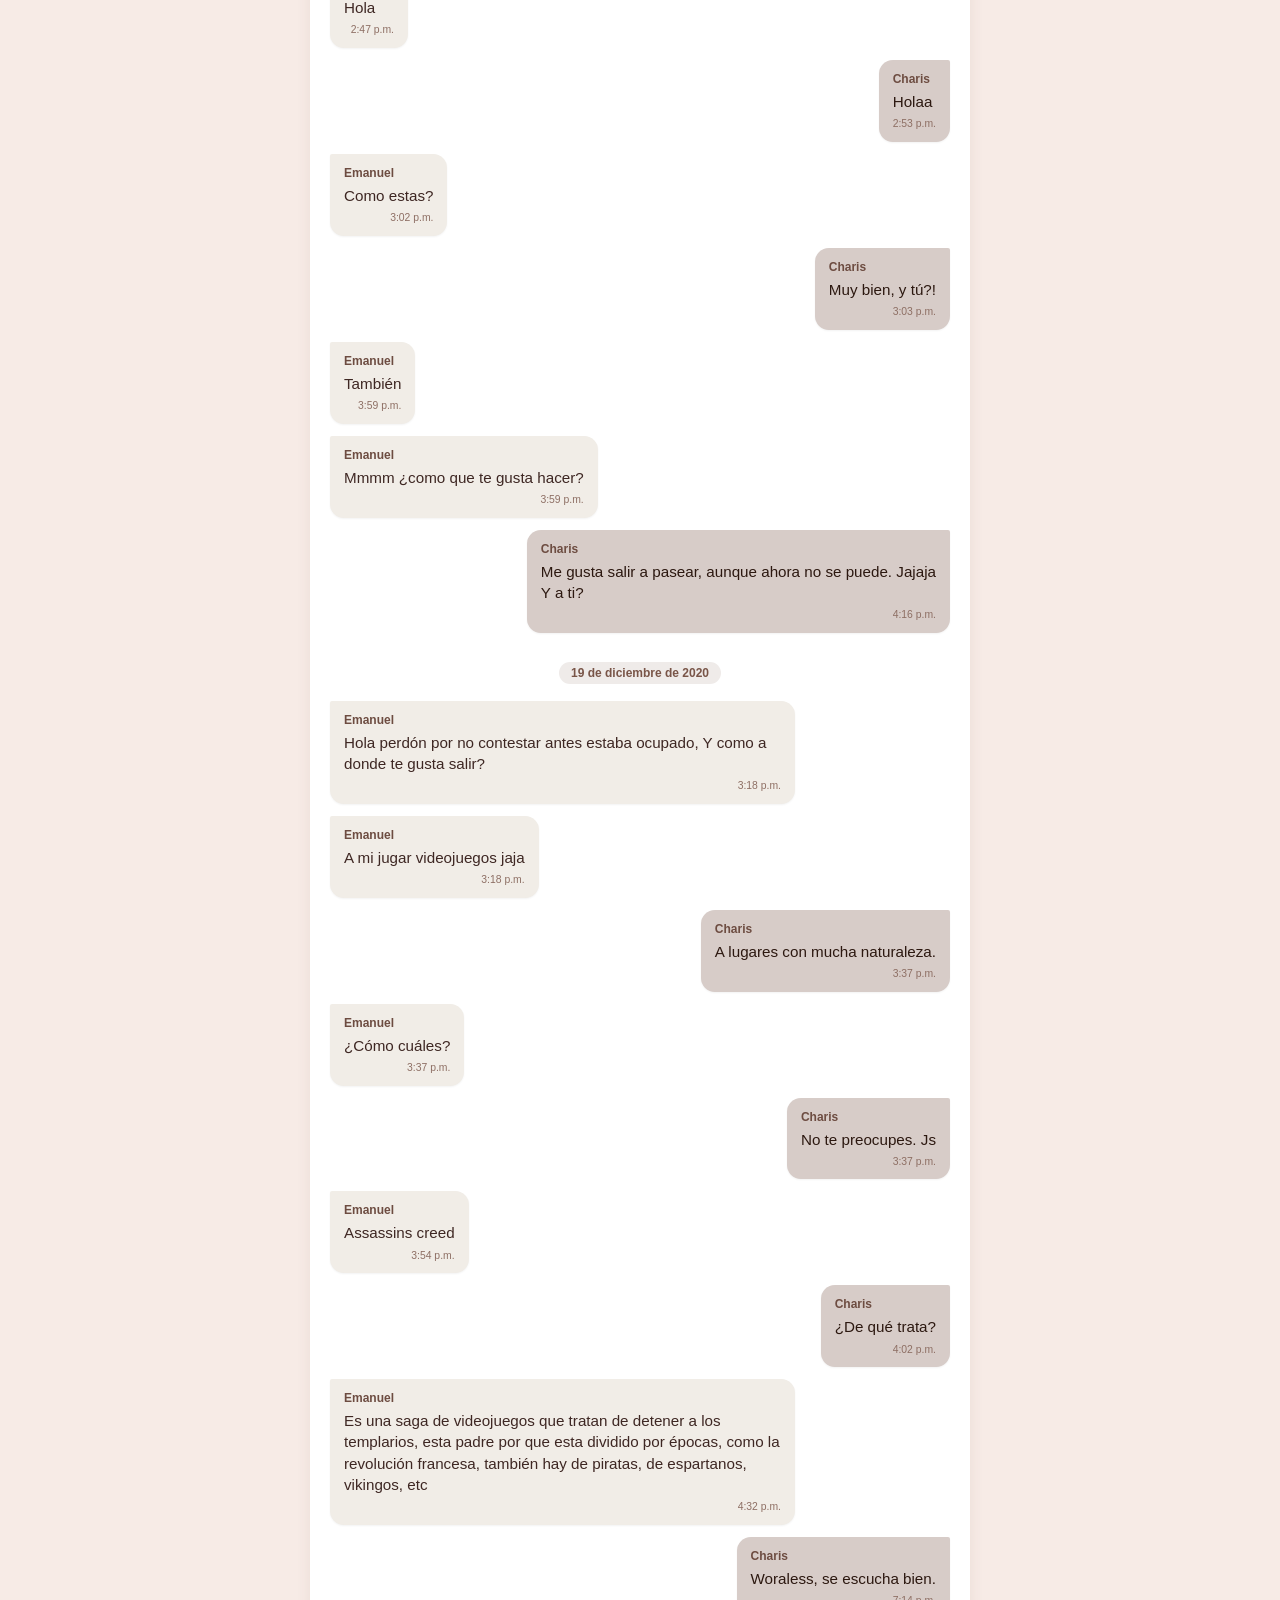
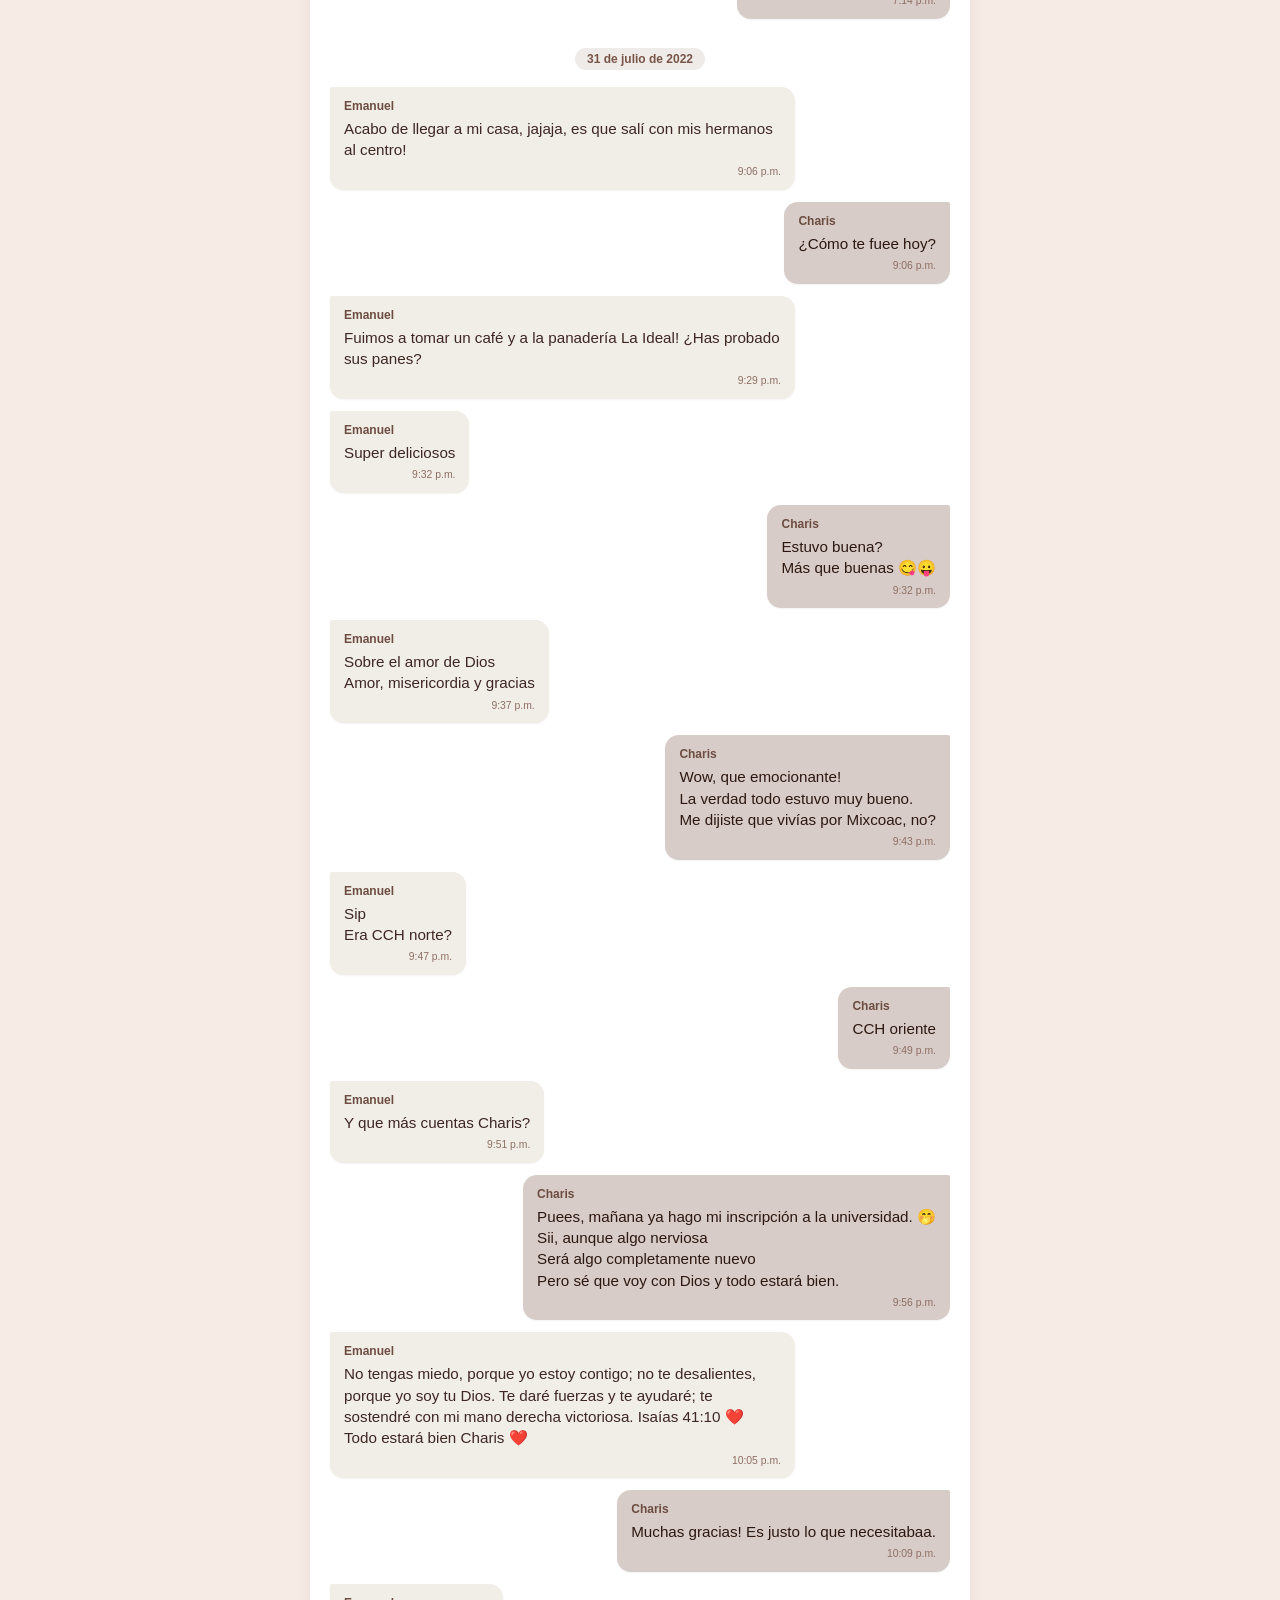
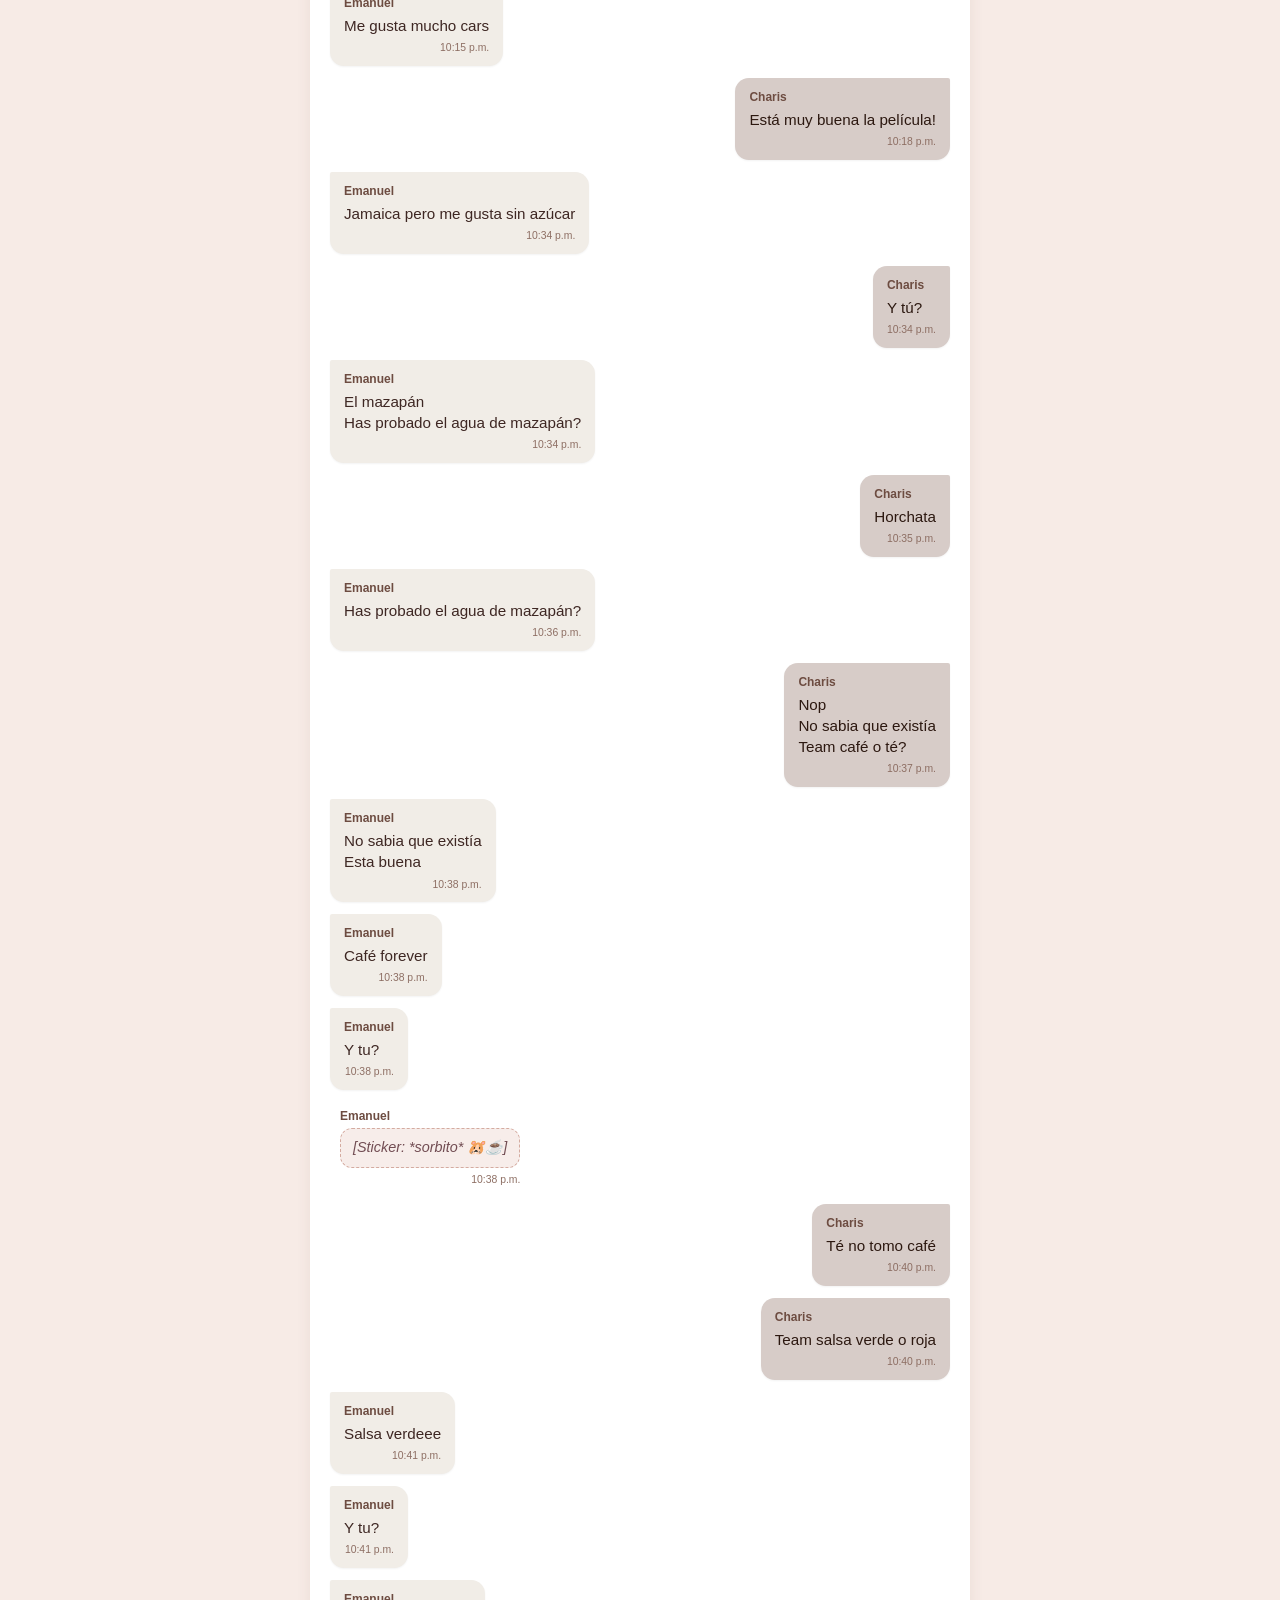
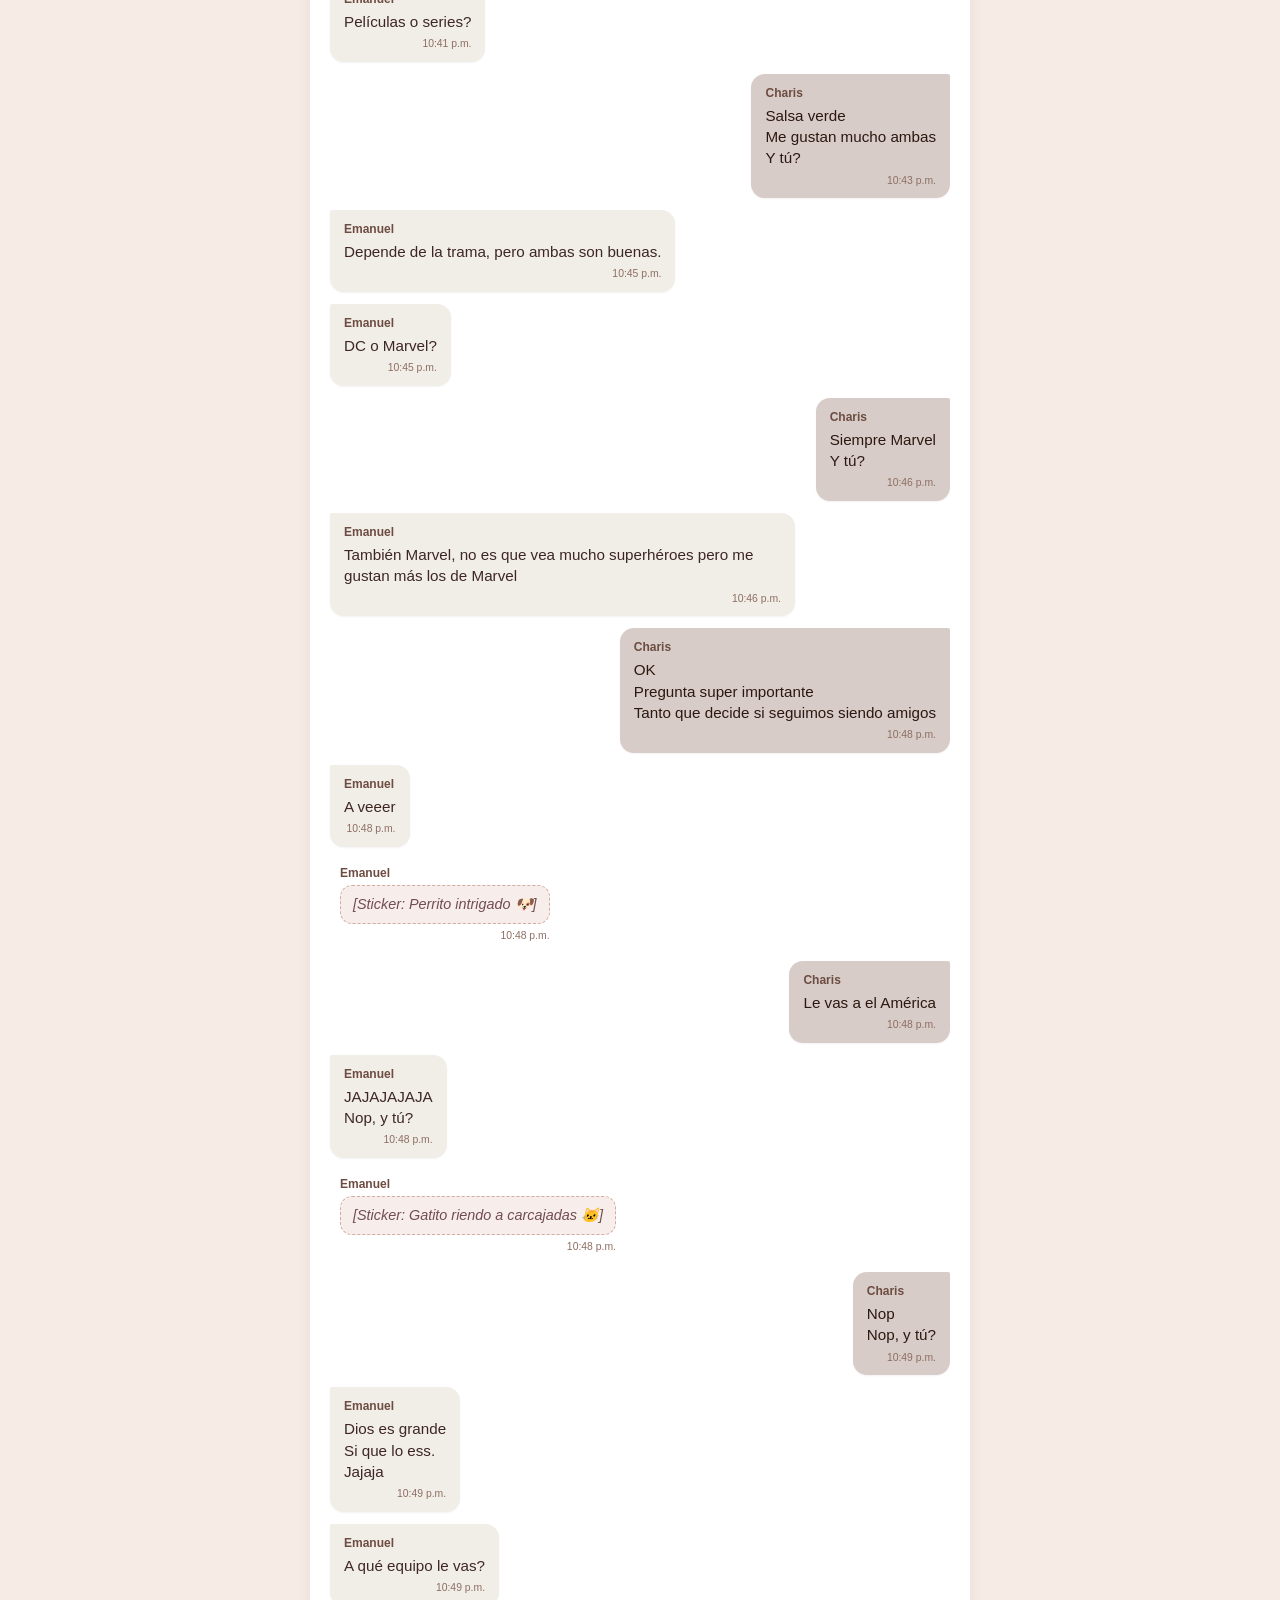
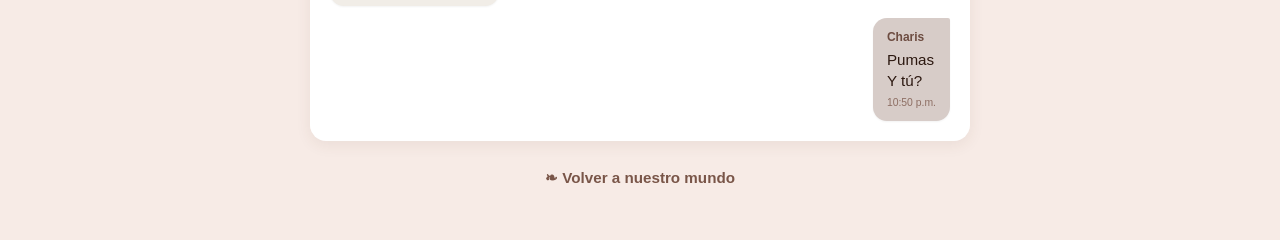
<file: pages/recuerdos.html>
<!DOCTYPE html>
<html lang="es">

<head>
    <meta charset="UTF-8">
    <meta name="viewport" content="width=device-width, initial-scale=1.0">
    <title>Nuestros Mensajes ❤️</title>

    <!-- Bootstrap -->
    <link href="https://cdn.jsdelivr.net/npm/bootstrap@5.3.3/dist/css/bootstrap.min.css" rel="stylesheet">

    <!-- CSS exclusivo de esta sección (Ruta corregida saliendo de 'pages') -->
    <link rel="stylesheet" href="../css/styleMensajes.css">
</head>

<body>

    <main class="pagina-mensajes">

        <!-- =================================
            ENCABEZADO
        ================================== -->
        <header class="encabezado-chat">
            <p class="numero-chat">COLECCIÓN Nº III</p>
            <h1>Nuestros primeros mensajes</h1>
            <div class="ornamento">❦</div>
            <p class="subtitulo-chat">
                "¿Desde cuándo comencé a enamorarme? No puedo precisar la hora, el lugar, la mirada o las palabras. Hace mucho tiempo que empecé. Ya estaba en medio del camino antes de darme cuenta de que había empezado."
            </p>
        </header>

        <!-- =================================
            CONTENEDOR DEL CHAT
        ================================== -->
        <section class="contenedor-chat">

            <!-- FECHA -->
            <div class="marca-fecha">
                <span>14 de diciembre de 2020</span>
            </div>

            <div class="fila-mensaje recibido">
                <div class="burbuja-chat">
                    <span class="remitente">Emanuel</span>
                    <p class="texto-mensaje">Hola</p>
                    <span class="hora-mensaje">1:50 p.m.</span>
                </div>
            </div>

            <div class="fila-mensaje enviado">
                <div class="burbuja-chat">
                    <span class="remitente">Charis</span>
                    <p class="texto-mensaje">Holaa</p>
                    <span class="hora-mensaje">2:05 p.m.</span>
                </div>
            </div>

            <div class="fila-mensaje recibido">
                <div class="burbuja-chat">
                    <span class="remitente">Emanuel</span>
                    <p class="texto-mensaje">Soy Emanuel</p>
                    <span class="hora-mensaje">2:19 p.m.</span>
                </div>
            </div>

            <div class="fila-mensaje enviado">
                <div class="burbuja-chat">
                    <span class="remitente">Charis</span>
                    <p class="texto-mensaje">De la célula ¿no?</p>
                    <span class="hora-mensaje">2:59 p.m.</span>
                </div>
            </div>

            <div class="fila-mensaje recibido">
                <div class="burbuja-chat">
                    <span class="remitente">Emanuel</span>
                    <p class="texto-mensaje">Si</p>
                    <span class="hora-mensaje">3:04 p.m.</span>
                </div>
            </div>

            <div class="fila-mensaje enviado">
                <div class="burbuja-chat">
                    <span class="remitente">Charis</span>
                    <p class="texto-mensaje">¿Cómo estás?!</p>
                    <span class="hora-mensaje">3:34 p.m.</span>
                </div>
            </div>

            <div class="fila-mensaje recibido">
                <div class="burbuja-chat">
                    <span class="remitente">Emanuel</span>
                    <p class="texto-mensaje">Bien y tu?</p>
                    <span class="hora-mensaje">4:48 p.m.</span>
                </div>
            </div>

            <div class="fila-mensaje recibido">
                <div class="burbuja-chat">
                    <span class="remitente">Emanuel</span>
                    <p class="texto-mensaje">Como te gusta que te llamen?</p>
                    <span class="hora-mensaje">4:48 p.m.</span>
                </div>
            </div>

            <div class="fila-mensaje enviado">
                <div class="burbuja-chat">
                    <span class="remitente">Charis</span>
                    <p class="texto-mensaje">Me da gusto. Bien tambien!<br>Charis y a ti??</p>
                    <span class="hora-mensaje">6:58 p.m.</span>
                </div>
            </div>

            <div class="fila-mensaje recibido">
                <div class="burbuja-chat">
                    <span class="remitente">Emanuel</span>
                    <p class="texto-mensaje">Emanuel</p>
                    <span class="hora-mensaje">7:31 p.m.</span>
                </div>
            </div>

            <div class="fila-mensaje enviado">
                <div class="burbuja-chat">
                    <span class="remitente">Charis</span>
                    <p class="texto-mensaje">Que genial!<br>¿Cómo vas en la escuela?</p>
                    <span class="hora-mensaje">9:56 p.m.</span>
                </div>
            </div>

            <div class="fila-mensaje recibido">
                <div class="burbuja-chat">
                    <span class="remitente">Emanuel</span>
                    <p class="texto-mensaje">Bien y tu?</p>
                    <span class="hora-mensaje">10:04 p.m.</span>
                </div>
            </div>

            <!-- FECHA -->
            <div class="marca-fecha">
                <span>18 de diciembre de 2020</span>
            </div>

            <div class="fila-mensaje recibido">
                <div class="burbuja-chat">
                    <span class="remitente">Emanuel</span>
                    <p class="texto-mensaje">Hola</p>
                    <span class="hora-mensaje">2:47 p.m.</span>
                </div>
            </div>

            <div class="fila-mensaje enviado">
                <div class="burbuja-chat">
                    <span class="remitente">Charis</span>
                    <p class="texto-mensaje">Holaa</p>
                    <span class="hora-mensaje">2:53 p.m.</span>
                </div>
            </div>

            <div class="fila-mensaje recibido">
                <div class="burbuja-chat">
                    <span class="remitente">Emanuel</span>
                    <p class="texto-mensaje">Como estas?</p>
                    <span class="hora-mensaje">3:02 p.m.</span>
                </div>
            </div>

            <div class="fila-mensaje enviado">
                <div class="burbuja-chat">
                    <span class="remitente">Charis</span>
                    <p class="texto-mensaje">Muy bien, y tú?!</p>
                    <span class="hora-mensaje">3:03 p.m.</span>
                </div>
            </div>

            <div class="fila-mensaje recibido">
                <div class="burbuja-chat">
                    <span class="remitente">Emanuel</span>
                    <p class="texto-mensaje">También</p>
                    <span class="hora-mensaje">3:59 p.m.</span>
                </div>
            </div>

            <div class="fila-mensaje recibido">
                <div class="burbuja-chat">
                    <span class="remitente">Emanuel</span>
                    <p class="texto-mensaje">Mmmm ¿como que te gusta hacer?</p>
                    <span class="hora-mensaje">3:59 p.m.</span>
                </div>
            </div>

            <div class="fila-mensaje enviado">
                <div class="burbuja-chat">
                    <span class="remitente">Charis</span>
                    <p class="texto-mensaje">Me gusta salir a pasear, aunque ahora no se puede. Jajaja<br>Y a ti?</p>
                    <span class="hora-mensaje">4:16 p.m.</span>
                </div>
            </div>

            <!-- FECHA -->
            <div class="marca-fecha">
                <span>19 de diciembre de 2020</span>
            </div>

            <div class="fila-mensaje recibido">
                <div class="burbuja-chat">
                    <span class="remitente">Emanuel</span>
                    <p class="texto-mensaje">Hola perdón por no contestar antes estaba ocupado, Y como a donde te gusta salir?</p>
                    <span class="hora-mensaje">3:18 p.m.</span>
                </div>
            </div>

            <div class="fila-mensaje recibido">
                <div class="burbuja-chat">
                    <span class="remitente">Emanuel</span>
                    <p class="texto-mensaje">A mi jugar videojuegos jaja</p>
                    <span class="hora-mensaje">3:18 p.m.</span>
                </div>
            </div>

            <div class="fila-mensaje enviado">
                <div class="burbuja-chat">
                    <span class="remitente">Charis</span>
                    <p class="texto-mensaje">A lugares con mucha naturaleza.</p>
                    <span class="hora-mensaje">3:37 p.m.</span>
                </div>
            </div>

            <div class="fila-mensaje recibido">
                <div class="burbuja-chat">
                    <span class="remitente">Emanuel</span>
                    <p class="texto-mensaje">¿Cómo cuáles?</p>
                    <span class="hora-mensaje">3:37 p.m.</span>
                </div>
            </div>

            <div class="fila-mensaje enviado">
                <div class="burbuja-chat">
                    <span class="remitente">Charis</span>
                    <p class="texto-mensaje">No te preocupes. Js</p>
                    <span class="hora-mensaje">3:37 p.m.</span>
                </div>
            </div>

            <div class="fila-mensaje recibido">
                <div class="burbuja-chat">
                    <span class="remitente">Emanuel</span>
                    <p class="texto-mensaje">Assassins creed</p>
                    <span class="hora-mensaje">3:54 p.m.</span>
                </div>
            </div>

            <div class="fila-mensaje enviado">
                <div class="burbuja-chat">
                    <span class="remitente">Charis</span>
                    <p class="texto-mensaje">¿De qué trata?</p>
                    <span class="hora-mensaje">4:02 p.m.</span>
                </div>
            </div>

            <div class="fila-mensaje recibido">
                <div class="burbuja-chat">
                    <span class="remitente">Emanuel</span>
                    <p class="texto-mensaje">Es una saga de videojuegos que tratan de detener a los templarios, esta padre por que esta dividido por épocas, como la revolución francesa, también hay de piratas, de espartanos, vikingos, etc</p>
                    <span class="hora-mensaje">4:32 p.m.</span>
                </div>
            </div>

            <div class="fila-mensaje enviado">
                <div class="burbuja-chat">
                    <span class="remitente">Charis</span>
                    <p class="texto-mensaje">Woraless, se escucha bien.</p>
                    <span class="hora-mensaje">7:14 p.m.</span>
                </div>
            </div>

            <!-- FECHA -->
            <div class="marca-fecha">
                <span>31 de julio de 2022</span>
            </div>

            <div class="fila-mensaje recibido">
                <div class="burbuja-chat">
                    <span class="remitente">Emanuel</span>
                    <p class="texto-mensaje">Acabo de llegar a mi casa, jajaja, es que salí con mis hermanos al centro!</p>
                    <span class="hora-mensaje">9:06 p.m.</span>
                </div>
            </div>

            <div class="fila-mensaje enviado">
                <div class="burbuja-chat">
                    <span class="remitente">Charis</span>
                    <p class="texto-mensaje">¿Cómo te fuee hoy?</p>
                    <span class="hora-mensaje">9:06 p.m.</span>
                </div>
            </div>

            <div class="fila-mensaje recibido">
                <div class="burbuja-chat">
                    <span class="remitente">Emanuel</span>
                    <p class="texto-mensaje">Fuimos a tomar un café y a la panadería La Ideal! ¿Has probado sus panes?</p>
                    <span class="hora-mensaje">9:29 p.m.</span>
                </div>
            </div>

            <div class="fila-mensaje recibido">
                <div class="burbuja-chat">
                    <span class="remitente">Emanuel</span>
                    <p class="texto-mensaje">Super deliciosos</p>
                    <span class="hora-mensaje">9:32 p.m.</span>
                </div>
            </div>

            <div class="fila-mensaje enviado">
                <div class="burbuja-chat">
                    <span class="remitente">Charis</span>
                    <p class="texto-mensaje">Estuvo buena?<br>Más que buenas 😋😛</p>
                    <span class="hora-mensaje">9:32 p.m.</span>
                </div>
            </div>

            <div class="fila-mensaje recibido">
                <div class="burbuja-chat">
                    <span class="remitente">Emanuel</span>
                    <p class="texto-mensaje">Sobre el amor de Dios<br>Amor, misericordia y gracias</p>
                    <span class="hora-mensaje">9:37 p.m.</span>
                </div>
            </div>

            <div class="fila-mensaje enviado">
                <div class="burbuja-chat">
                    <span class="remitente">Charis</span>
                    <p class="texto-mensaje">Wow, que emocionante!<br>La verdad todo estuvo muy bueno.<br>Me dijiste que vivías por Mixcoac, no?</p>
                    <span class="hora-mensaje">9:43 p.m.</span>
                </div>
            </div>

            <div class="fila-mensaje recibido">
                <div class="burbuja-chat">
                    <span class="remitente">Emanuel</span>
                    <p class="texto-mensaje">Sip<br>Era CCH norte?</p>
                    <span class="hora-mensaje">9:47 p.m.</span>
                </div>
            </div>

            <div class="fila-mensaje enviado">
                <div class="burbuja-chat">
                    <span class="remitente">Charis</span>
                    <p class="texto-mensaje">CCH oriente</p>
                    <span class="hora-mensaje">9:49 p.m.</span>
                </div>
            </div>

            <div class="fila-mensaje recibido">
                <div class="burbuja-chat">
                    <span class="remitente">Emanuel</span>
                    <p class="texto-mensaje">Y que más cuentas Charis?</p>
                    <span class="hora-mensaje">9:51 p.m.</span>
                </div>
            </div>

            <div class="fila-mensaje enviado">
                <div class="burbuja-chat">
                    <span class="remitente">Charis</span>
                    <p class="texto-mensaje">Puees, mañana ya hago mi inscripción a la universidad. 🤭<br>Sii, aunque algo nerviosa<br>Será algo completamente nuevo<br>Pero sé que voy con Dios y todo estará bien.</p>
                    <span class="hora-mensaje">9:56 p.m.</span>
                </div>
            </div>

            <div class="fila-mensaje recibido">
                <div class="burbuja-chat">
                    <span class="remitente">Emanuel</span>
                    <p class="texto-mensaje">No tengas miedo, porque yo estoy contigo; no te desalientes, porque yo soy tu Dios. Te daré fuerzas y te ayudaré; te sostendré con mi mano derecha victoriosa. Isaías 41:10 ❤️<br>Todo estará bien Charis ❤️</p>
                    <span class="hora-mensaje">10:05 p.m.</span>
                </div>
            </div>

            <div class="fila-mensaje enviado">
                <div class="burbuja-chat">
                    <span class="remitente">Charis</span>
                    <p class="texto-mensaje">Muchas gracias! Es justo lo que necesitabaa.</p>
                    <span class="hora-mensaje">10:09 p.m.</span>
                </div>
            </div>

            <div class="fila-mensaje recibido">
                <div class="burbuja-chat">
                    <span class="remitente">Emanuel</span>
                    <p class="texto-mensaje">Me gusta mucho cars</p>
                    <span class="hora-mensaje">10:15 p.m.</span>
                </div>
            </div>

            <div class="fila-mensaje enviado">
                <div class="burbuja-chat">
                    <span class="remitente">Charis</span>
                    <p class="texto-mensaje">Está muy buena la película!</p>
                    <span class="hora-mensaje">10:18 p.m.</span>
                </div>
            </div>

            <!-- Nuevos mensajes sobre gustos, mazapán, café, superhéroes y fútbol -->
            <div class="fila-mensaje recibido">
                <div class="burbuja-chat">
                    <span class="remitente">Emanuel</span>
                    <p class="texto-mensaje">Jamaica pero me gusta sin azúcar</p>
                    <span class="hora-mensaje">10:34 p.m.</span>
                </div>
            </div>

            <div class="fila-mensaje enviado">
                <div class="burbuja-chat">
                    <span class="remitente">Charis</span>
                    <p class="texto-mensaje">Y tú?</p>
                    <span class="hora-mensaje">10:34 p.m.</span>
                </div>
            </div>

            <div class="fila-mensaje recibido">
                <div class="burbuja-chat">
                    <span class="remitente">Emanuel</span>
                    <p class="texto-mensaje">El mazapán<br>Has probado el agua de mazapán?</p>
                    <span class="hora-mensaje">10:34 p.m.</span>
                </div>
            </div>

            <div class="fila-mensaje enviado">
                <div class="burbuja-chat">
                    <span class="remitente">Charis</span>
                    <p class="texto-mensaje">Horchata</p>
                    <span class="hora-mensaje">10:35 p.m.</span>
                </div>
            </div>

            <div class="fila-mensaje recibido">
                <div class="burbuja-chat">
                    <span class="remitente">Emanuel</span>
                    <p class="texto-mensaje">Has probado el agua de mazapán?</p>
                    <span class="hora-mensaje">10:36 p.m.</span>
                </div>
            </div>

            <div class="fila-mensaje enviado">
                <div class="burbuja-chat">
                    <span class="remitente">Charis</span>
                    <p class="texto-mensaje">Nop<br>No sabia que existía<br>Team café o té?</p>
                    <span class="hora-mensaje">10:37 p.m.</span>
                </div>
            </div>

            <div class="fila-mensaje recibido">
                <div class="burbuja-chat">
                    <span class="remitente">Emanuel</span>
                    <p class="texto-mensaje">No sabia que existía<br>Esta buena</p>
                    <span class="hora-mensaje">10:38 p.m.</span>
                </div>
            </div>

            <div class="fila-mensaje recibido">
                <div class="burbuja-chat">
                    <span class="remitente">Emanuel</span>
                    <p class="texto-mensaje">Café forever</p>
                    <span class="hora-mensaje">10:38 p.m.</span>
                </div>
            </div>

            <div class="fila-mensaje recibido">
                <div class="burbuja-chat">
                    <span class="remitente">Emanuel</span>
                    <p class="texto-mensaje">Y tu?</p>
                    <span class="hora-mensaje">10:38 p.m.</span>
                </div>
            </div>

            <!-- Sticker del hámster -->
            <div class="fila-mensaje recibido">
                <div class="burbuja-chat sticker-burbuja">
                    <span class="remitente">Emanuel</span>
                    <div class="contenido-sticker">[Sticker: *sorbito* 🐹☕]</div>
                    <span class="hora-mensaje">10:38 p.m.</span>
                </div>
            </div>

            <div class="fila-mensaje enviado">
                <div class="burbuja-chat">
                    <span class="remitente">Charis</span>
                    <p class="texto-mensaje">Té no tomo café</p>
                    <span class="hora-mensaje">10:40 p.m.</span>
                </div>
            </div>

            <div class="fila-mensaje enviado">
                <div class="burbuja-chat">
                    <span class="remitente">Charis</span>
                    <p class="texto-mensaje">Team salsa verde o roja</p>
                    <span class="hora-mensaje">10:40 p.m.</span>
                </div>
            </div>

            <div class="fila-mensaje recibido">
                <div class="burbuja-chat">
                    <span class="remitente">Emanuel</span>
                    <p class="texto-mensaje">Salsa verdeee</p>
                    <span class="hora-mensaje">10:41 p.m.</span>
                </div>
            </div>

            <div class="fila-mensaje recibido">
                <div class="burbuja-chat">
                    <span class="remitente">Emanuel</span>
                    <p class="texto-mensaje">Y tu?</p>
                    <span class="hora-mensaje">10:41 p.m.</span>
                </div>
            </div>

            <div class="fila-mensaje recibido">
                <div class="burbuja-chat">
                    <span class="remitente">Emanuel</span>
                    <p class="texto-mensaje">Películas o series?</p>
                    <span class="hora-mensaje">10:41 p.m.</span>
                </div>
            </div>

            <div class="fila-mensaje enviado">
                <div class="burbuja-chat">
                    <span class="remitente">Charis</span>
                    <p class="texto-mensaje">Salsa verde<br>Me gustan mucho ambas<br>Y tú?</p>
                    <span class="hora-mensaje">10:43 p.m.</span>
                </div>
            </div>

            <div class="fila-mensaje recibido">
                <div class="burbuja-chat">
                    <span class="remitente">Emanuel</span>
                    <p class="texto-mensaje">Depende de la trama, pero ambas son buenas.</p>
                    <span class="hora-mensaje">10:45 p.m.</span>
                </div>
            </div>

            <div class="fila-mensaje recibido">
                <div class="burbuja-chat">
                    <span class="remitente">Emanuel</span>
                    <p class="texto-mensaje">DC o Marvel?</p>
                    <span class="hora-mensaje">10:45 p.m.</span>
                </div>
            </div>

            <div class="fila-mensaje enviado">
                <div class="burbuja-chat">
                    <span class="remitente">Charis</span>
                    <p class="texto-mensaje">Siempre Marvel<br>Y tú?</p>
                    <span class="hora-mensaje">10:46 p.m.</span>
                </div>
            </div>

            <div class="fila-mensaje recibido">
                <div class="burbuja-chat">
                    <span class="remitente">Emanuel</span>
                    <p class="texto-mensaje">También Marvel, no es que vea mucho superhéroes pero me gustan más los de Marvel</p>
                    <span class="hora-mensaje">10:46 p.m.</span>
                </div>
            </div>

            <div class="fila-mensaje enviado">
                <div class="burbuja-chat">
                    <span class="remitente">Charis</span>
                    <p class="texto-mensaje">OK<br>Pregunta super importante<br>Tanto que decide si seguimos siendo amigos</p>
                    <span class="hora-mensaje">10:48 p.m.</span>
                </div>
            </div>

            <div class="fila-mensaje recibido">
                <div class="burbuja-chat">
                    <span class="remitente">Emanuel</span>
                    <p class="texto-mensaje">A veeer</p>
                    <span class="hora-mensaje">10:48 p.m.</span>
                </div>
            </div>

            <!-- Sticker del perrito -->
            <div class="fila-mensaje recibido">
                <div class="burbuja-chat sticker-burbuja">
                    <span class="remitente">Emanuel</span>
                    <div class="contenido-sticker">[Sticker: Perrito intrigado 🐶]</div>
                    <span class="hora-mensaje">10:48 p.m.</span>
                </div>
            </div>

            <div class="fila-mensaje enviado">
                <div class="burbuja-chat">
                    <span class="remitente">Charis</span>
                    <p class="texto-mensaje">Le vas a el América</p>
                    <span class="hora-mensaje">10:48 p.m.</span>
                </div>
            </div>

            <div class="fila-mensaje recibido">
                <div class="burbuja-chat">
                    <span class="remitente">Emanuel</span>
                    <p class="texto-mensaje">JAJAJAJAJA<br>Nop, y tú?</p>
                    <span class="hora-mensaje">10:48 p.m.</span>
                </div>
            </div>

            <!-- Sticker del gatito -->
            <div class="fila-mensaje recibido">
                <div class="burbuja-chat sticker-burbuja">
                    <span class="remitente">Emanuel</span>
                    <div class="contenido-sticker">[Sticker: Gatito riendo a carcajadas 🐱]</div>
                    <span class="hora-mensaje">10:48 p.m.</span>
                </div>
            </div>

            <div class="fila-mensaje enviado">
                <div class="burbuja-chat">
                    <span class="remitente">Charis</span>
                    <p class="texto-mensaje">Nop<br>Nop, y tú?</p>
                    <span class="hora-mensaje">10:49 p.m.</span>
                </div>
            </div>

            <div class="fila-mensaje recibido">
                <div class="burbuja-chat">
                    <span class="remitente">Emanuel</span>
                    <p class="texto-mensaje">Dios es grande<br>Si que lo ess.<br>Jajaja</p>
                    <span class="hora-mensaje">10:49 p.m.</span>
                </div>
            </div>

            <div class="fila-mensaje recibido">
                <div class="burbuja-chat">
                    <span class="remitente">Emanuel</span>
                    <p class="texto-mensaje">A qué equipo le vas?</p>
                    <span class="hora-mensaje">10:49 p.m.</span>
                </div>
            </div>

            <div class="fila-mensaje enviado">
                <div class="burbuja-chat">
                    <span class="remitente">Charis</span>
                    <p class="texto-mensaje">Pumas<br>Y tú?</p>
                    <span class="hora-mensaje">10:50 p.m.</span>
                </div>
            </div>

        </section>

        <!-- =================================
            VOLVER
        ================================== -->
        <div class="volver">
            <a href="inicio.html">
                ❧ Volver a nuestro mundo
            </a>
        </div>

    </main>

    <script src="../javascript/museo.js"></script>

    <!-- Etiqueta de audio global con loop para que se repita sola -->
<audio id="musicaFondo" loop>
    <source src="../audio/cancion.mp3" type="audio/mpeg">
    Tu navegador no soporta el elemento de audio.
</audio>

<script>
    window.addEventListener("DOMContentLoaded", function() {
        const audio = document.getElementById("musicaFondo");
        
        // 1. Recuperar el segundo exacto en el que iba la canción antes de cambiar de página
        const tiempoGuardado = localStorage.getItem("tiempoAudio");
        if (tiempoGuardado) {
            audio.currentTime = parseFloat(tiempoGuardado);
        }

        // 2. Verificar si el sobre ya fue abierto para iniciar la reproducción
        if (localStorage.getItem("reproducirMusica") === "true") {
            audio.play().catch(error => {
                console.log("Esperando interacción del navegador:", error);
            });
        }

        // 3. Guardar constantemente el segundo actual de la canción en la memoria del navegador
        setInterval(function() {
            if (!audio.paused) {
                localStorage.setItem("tiempoAudio", audio.currentTime);
            }
        }, 1000);
    });
</script>
</body>

</html>
</file>
<file: css/styleSobre.css>
/* =========================================
   CONFIGURACIÓN GENERAL
========================================= */
* {
    margin: 0;
    padding: 0;
    box-sizing: border-box;
}

body {
    font-family: Georgia, "Times New Roman", serif;
}

/* =========================================
   PÁGINA PRINCIPAL
========================================= */
.pagina-inicio {
    min-height: 100vh;
    padding: 40px 20px;
    display: flex;
    flex-direction: column;
    align-items: center;
    text-align: center;
    color: #5c3035;
    background-color: #f8e4df;
    background-image: 
        radial-gradient(circle at 20% 20%, rgba(255, 255, 255, 0.6), transparent 25%),
        radial-gradient(circle at 80% 80%, rgba(190, 105, 115, 0.12), transparent 30%);
}

/* =========================================
   ORNAMENTOS Y BIENVENIDA
========================================= */
.ornamento {
    font-size: 2.5rem;
    color: #b86f78;
    margin-bottom: 10px;
}

.bienvenida {
    max-width: 900px;
    margin-bottom: 5px;
}

.texto-pequeno {
    font-size: 1.3rem;
    font-style: italic;
    letter-spacing: 1px;
    margin-bottom: 10px;
    color: #8c555b;
}

.bienvenida h1 {
    font-size: clamp(2.8rem, 6vw, 5rem);
    font-weight: 400;
    line-height: 1.05;
    color: #63373c;
    margin-bottom: 15px;
}

.bienvenida h1 span {
    display: block;
    color: #a95260;
    font-style: italic;
    font-weight: 500;
    font-size: 1.15em;
}

.separador {
    font-size: 1.8rem;
    color: #b86f78;
    margin-bottom: 20px;
}

/* =========================================
   CONTENEDOR Y SOBRE 3D
========================================= */
.contenedor-sobre {
    width: 100%;
    max-width: 750px;
    perspective: 1000px;
    margin: 10px auto 25px;
    display: flex;
    justify-content: center;
}

.sobre {
    position: relative;
    width: 650px;
    height: 380px;
    background: linear-gradient(135deg, #e5b3ac 0%, #d89f98 100%);
    border: none;
    border-radius: 12px;
    box-shadow: 0 15px 35px rgba(92, 48, 53, 0.2);
    cursor: pointer;
    padding: 0;
    overflow: hidden;
    font-family: inherit;
    margin: 0 auto;
    transition: transform 0.4s ease, box-shadow 0.4s ease;
}

.sobre:hover {
    transform: translateY(-6px);
    box-shadow: 0 22px 45px rgba(92, 48, 53, 0.28);
}

/* =========================================
   INTERIOR DEL SOBRE (BOLSILLO TRASERO)
========================================= */
.interior-sobre {
    position: absolute;
    left: 0;
    bottom: 0;
    width: 100%;
    height: 100%;
    background: linear-gradient(to top, #d29892, #e0aba4);
    /* Dibuja los triángulos laterales altos y baja al centro en punta (V invertida interna) */
    clip-path: polygon(0 0, 50% 50%, 100% 0, 100% 100%, 0 100%);
    z-index: 2;
}

/* =========================================
   SOLAPA DEL SOBRE (SUPERIOR)
========================================= */
.solapa {
    position: absolute;
    top: 0;
    left: 0;
    width: 100%;
    height: 55%;
    background: linear-gradient(135deg, #f3cfca 0%, #e2b7b1 100%);
    clip-path: polygon(0 0, 50% 100%, 100% 0);
    transform-origin: top center;
    z-index: 4;
    box-shadow: 0 5px 15px rgba(0,0,0,0.08);
    transition: transform 0.8s cubic-bezier(.4, 0, .2, 1);
}

/* =========================================
   SELLO DE CERA
========================================= */
.sello {
    position: absolute;
    left: 50%;
    top: 50%;
    transform: translate(-50%, -50%);
    width: 80px;
    height: 80px;
    display: flex;
    justify-content: center;
    align-items: center;
    border-radius: 50%;
    background: radial-gradient(circle at 30% 30%, #e07a88, #b85563 60%, #8c3f4b 100%);
    border: 3px solid #75313c;
    color: #fff;
    font-size: 1.8rem;
    box-shadow: 0 8px 20px rgba(70, 20, 25, 0.4), inset 0 2px 3px rgba(255,255,255,0.3);
    z-index: 5;
    transition: transform 0.5s ease, opacity 0.4s ease;
}

/* =========================================
   CARTA (AHORA SÍ BIEN OCULTA)
========================================= */
.carta {
    position: absolute;
    left: 50%;
    bottom: 5px; /* Bajada al límite inferior para que no se asome */
    transform: translateX(-50%);
    width: 78%;
    height: 220px; /* Altura ajustada para que quepa holgada */
    background: linear-gradient(135deg, #fffcf9, #f7efe6);
    border: 1px solid #d4c1b0;
    border-radius: 6px;
    box-shadow: 0 5px 15px rgba(0, 0, 0, 0.08);
    display: flex;
    flex-direction: column;
    align-items: center;
    justify-content: center;
    color: #6d4245;
    font-size: 1.5rem;
    z-index: 1; 
    transition: bottom 0.9s cubic-bezier(.2, .8, .2, 1), transform 0.9s ease;
}

.carta span {
    font-style: italic;
}

.carta div {
    font-size: 1.8rem;
    margin-top: 10px;
    color: #a95260;
}

/* =========================================
   ESTADOS DE ANIMACIÓN (AL HACER CLIC)
========================================= */
.sobre.abriendo .solapa {
    transform: rotateX(180deg);
    z-index: 0; 
}

.sobre.abriendo .sello {
    transform: translate(-50%, -50%) scale(0);
    opacity: 0;
}

.sobre.abriendo .carta {
    bottom: 130px; /* Sube con fuerza al abrirse */
    z-index: 6; 
    transform: translateX(-50%) rotate(-1.5deg);
    box-shadow: 0 15px 30px rgba(80, 40, 40, 0.2);
}

/* =========================================
   TEXTO INFERIOR
========================================= */
.mensaje-sobre {
    font-size: 1.25rem;
    font-style: italic;
    color: #805057;
    margin-top: 15px;
}

/* =========================================
   ADAPTACIÓN RESPONSIVE PARA MÓVILES
========================================= */
@media (max-width: 768px) {
    .pagina-inicio {
        padding: 20px 10px;
    }

    .bienvenida h1 {
        font-size: 2.3rem;
    }

    /* Reducimos el sobre proporcionalmente para que quepa en cualquier celular */
    .sobre {
        width: 320px !important;
        height: 200px !important;
    }

    /* Ocultamos por completo la carta dentro del sobre pequeño sin que se asome */
    .carta {
        width: 85% !important;
        height: 110px !important;
        bottom: 2px !important;
        font-size: 1.1rem !important;
        background: #fffcf9 !important; /* Fondo blanco sólido y nítido */
        color: #6d4245 !important;     /* Letras oscuras y legibles (no grises) */
    }

    .carta div {
        font-size: 1.3rem !important;
        margin-top: 5px !important;
    }

    .sello {
        width: 60px !important;
        height: 60px !important;
        font-size: 1.3rem !important;
    }

    /* Altura a la que sube la carta al abrirse en el celular */
    .sobre.abriendo .carta {
        bottom: 100px !important;
    }
}
</file>
<file: css/responsive.css>
@media (max-width: 768px) {
    /* 1. Ajustes generales de pantalla */
    html, body {
        background-color: #3b141c;
        margin: 0;
        padding: 0;
        width: 100%;
        min-height: 100vh;
        overflow-x: hidden;
    }

    .pagina-inicio {
        width: 100%;
        min-height: 100vh;
        padding: 30px 10px;
        box-sizing: border-box;
        display: flex;
        flex-direction: column;
        align-items: center;
        justify-content: center;
    }

    .bienvenida h1 {
        font-size: 2.2rem;
    }

    .texto-pequeno, .mensaje-sobre {
        font-size: 0.95rem;
    }

    /* 2. Escalado perfecto del sobre en móvil para que la carta NO se asome antes de tiempo */
    .sobre {
        width: 320px !important;
        height: 210px !important;
        transform: scale(0.95);
        margin: 10px auto !important;
    }

    .carta {
        height: 130px !important;
        font-size: 1.1rem !important;
    }

    .carta div {
        font-size: 1.3rem !important;
        margin-top: 5px !important;
    }

    .sobre.abriendo .carta {
        bottom: 95px !important;
    }

    /* 3. Corrección radical para el Museo y la imagen horizontal (Obra 1) */
    .pagina-museo {
        padding: 40px 15px !important;
        box-sizing: border-box !important;
    }

    .galeria-museo {
        width: 100% !important;
        padding: 0 10px !important;
        box-sizing: border-box !important;
    }

    .obra {
        width: 100% !important;
        box-sizing: border-box !important;
    }

    /* Anulamos la rotación loca en celulares para que el marco respete los márgenes */
    .marco-fotografia, 
    .marco-fotografia.girada {
        transform: none !important;
        width: 100% !important;
        max-width: 100% !important;
        height: auto !important;
        box-sizing: border-box !important;
        margin: 0 auto !important;
    }

    /* Hacemos que la foto horizontal respire y encaje perfecto sin salirse */
    .fotografia {
        width: 100% !important;
        height: auto !important;
        aspect-ratio: 4 / 3 !important; /* Ajuste óptimo para horizontal en móvil */
    }

    .fotografia img {
        width: 100% !important;
        height: 100% !important;
        object-fit: contain !important; /* Muestra la foto completa sin recortarla ni pegarla a los bordes */
    }
}

@media (max-width: 480px) {
    .pagina-inicio {
        padding: 20px 10px;
    }

    .bienvenida h1 {
        font-size: 2.1rem;
    }

    .ornamento {
        font-size: 1.8rem;
    }

    .sobre {
        width: 92%;
        height: 200px;
    }

    .btn-regalo {
        padding: 10px 20px;
        font-size: 0.95rem;
    }
}
</file>
<file: css/styleCarta.css>
/* =========================================
   ESTILOS PARA LA PÁGINA DE LA CARTA
========================================= */
body {
    background-color:  #f7ebe6;
    font-family: 'Georgia', serif; /* Fuente elegante con toque clásico */
    color: #4a3b32;
    margin: 0;
    padding: 0;
}

.pagina-carta {
    max-width: 680px;
    margin: 0 auto;
    padding: 30px 20px;
}

.encabezado-carta {
    text-align: center;
    margin-bottom: 25px;
}

.numero-coleccion {
    font-size: 0.85rem;
    letter-spacing: 2px;
    color: #8c6d62;
    text-transform: uppercase;
    font-family: 'Arial', sans-serif;
    margin-bottom: 5px;
}

.encabezado-carta h1 {
    font-size: 1.8rem;
    color: #5c3a21;
    margin-bottom: 8px;
}

.ornamento {
    color: #b08968;
    font-size: 1.2rem;
}

/* =========================================
   ESTILO DEL PAPEL / CARTA
========================================= */
.papel-carta {
    background-color: #fffdf9; /* Color marfil / papel antiguo */
    border: 1px solid #e6dcd0;
    border-radius: 12px;
    box-shadow: 0 6px 20px rgba(92, 58, 33, 0.08);
    padding: 40px 45px;
    margin-bottom: 30px;
    position: relative;
}

.sello-postal {
    text-align: right;
    font-size: 1.5rem;
    margin-bottom: 10px;
    opacity: 0.8;
}

.saludo-carta {
    font-size: 1.4rem;
    color: #5c3a21;
    margin-bottom: 25px;
    font-weight: bold;
    text-align: center;
}

.contenido-texto {
    display: flex;
    flex-direction: column;
    gap: 18px;
}

.contenido-texto p {
    font-size: 1.02rem;
    line-height: 1.7;
    color: #4a3b32;
    margin: 0;
    text-align: justify;
}

/* Firma al final */
.firma-carta {
    margin-top: 35px;
    text-align: right;
    font-style: italic;
}

.firma-carta p {
    margin: 0;
    color: #795548;
    font-size: 0.95rem;
}

.nombre-remitente {
    display: block;
    font-size: 1.3rem;
    color: #5c3a21;
    font-weight: bold;
    margin-top: 5px;
    font-family: 'Arial', sans-serif; /* Para darle contraste a la firma */
}

/* =========================================
   BOTÓN VOLVER
========================================= */
.volver {
    text-align: center;
    margin-bottom: 30px;
}

.volver a {
    text-decoration: none;
    color: #795548;
    font-weight: bold;
    font-size: 0.95rem;
    font-family: 'Arial', sans-serif;
    transition: color 0.2s ease;
}

.volver a:hover {
    color: #4e342e;
    text-decoration: underline;
}

/* Diseño responsivo para pantallas chicas */
@media (max-width: 576px) {
    .papel-carta {
        padding: 25px 20px;
    }
}
</file>
<file: css/styleCosas.css>
/* =========================================
   CONFIGURACIÓN GENERAL
========================================= */
* {
    margin: 0;
    padding: 0;
    box-sizing: border-box;
}

body {
    font-family: Georgia, "Times New Roman", serif;
    color: #5e4145;
    background-color: #f7ebe6;
}

/* =========================================
   PÁGINA
========================================= */
.pagina-cosas {
    min-height: 100vh;
    padding: 70px 25px 60px;
    background:
        radial-gradient(circle at 10% 15%,
            rgba(255, 255, 255, 0.7),
            transparent 25%),
        radial-gradient(circle at 90% 80%,
            rgba(211, 135, 146, 0.12),
            transparent 30%),
        #f7ebe6;
}

/* =========================================
   ENCABEZADO
========================================= */
.encabezado-cosas {
    max-width: 800px;
    margin: 0 auto 60px;
    text-align: center;
}

.numero-cosas {
    font-size: 0.8rem;
    letter-spacing: 4px;
    color: #ae6c76;
    margin-bottom: 20px;
}

.encabezado-cosas h1 {
    font-size: clamp(2.5rem, 6vw, 5rem);
    font-weight: 400;
    color: #603c42;
    margin-bottom: 15px;
}

.ornamento {
    font-size: 2rem;
    color: #b96f7b;
    margin: 15px 0;
}

.subtitulo-cosas {
    max-width: 600px;
    margin: auto;
    font-size: 1.1rem;
    line-height: 1.8;
    font-style: italic;
    color: #806166;
}

/* =========================================
   INTRODUCCIÓN
========================================= */
.introduccion-cosas {
    max-width: 750px;
    margin: 0 auto 70px;
    padding: 30px 35px;
    text-align: center;
    border-top: 1px solid #d5a5a1;
    border-bottom: 1px solid #d5a5a1;
}

.introduccion-cosas p {
    margin: 0;
    font-size: 1.05rem;
    line-height: 1.9;
    font-style: italic;
}

/* =========================================
   GALERÍA / TARJETAS
========================================= */
.galeria-cosas {
    max-width: 850px;
    margin: auto;
    display: flex;
    flex-direction: column;
    gap: 40px;
}

.tarjeta-significado {
    width: 100%;
}

.marco-tarjeta {
    background-color: #fffaf7;
    padding: 30px;
    border: 1px solid #d9b7ae;
    box-shadow: 
        0 10px 25px rgba(94, 65, 69, 0.1),
        0 2px 5px rgba(94, 65, 69, 0.05);
    position: relative;
    transition: transform 0.4s ease;
}

.marco-tarjeta::before {
    content: "";
    position: absolute;
    inset: 10px;
    border: 1px solid #e7c8c0;
    pointer-events: none;
}

.marco-tarjeta:hover {
    transform: translateY(-4px);
}

.contenido-tarjeta {
    text-align: center;
    max-width: 650px;
    margin: 0 auto;
}

.numero-elemento {
    font-size: 0.75rem;
    letter-spacing: 3px;
    color: #b96f7b;
    margin-bottom: 8px;
}

.contenido-tarjeta h2 {
    font-size: 2rem;
    font-weight: 400;
    color: #603c42;
    margin-bottom: 12px;
}

.linea {
    width: 50px;
    height: 1px;
    background-color: #d5a5a1;
    margin: 0 auto 15px;
}

.texto-elemento {
    font-size: 1.05rem;
    line-height: 1.8;
    color: #5e4145;
}

/* =========================================
   FINAL
========================================= */
.final-cosas {
    max-width: 600px;
    margin: 80px auto 40px;
    text-align: center;
}

.final-cosas p {
    font-style: italic;
    font-size: 1.1rem;
    color: #806166;
    margin-bottom: 10px;
}

.final-cosas span {
    font-size: 1.3rem;
    color: #603c42;
    font-weight: bold;
    letter-spacing: 1px;
}

/* =========================================
   VOLVER
========================================= */
.volver {
    text-align: center;
    margin-top: 50px;
}

.volver a {
    color: #b96f7b;
    text-decoration: none;
    font-size: 1rem;
    letter-spacing: 1px;
    transition: color 0.3s ease;
}

.volver a:hover {
    color: #603c42;
    text-decoration: underline;
}
</file>
<file: css/styleInicio.css>
/* =========================================
   CONFIGURACIÓN GENERAL
========================================= */

* {
    margin: 0;
    padding: 0;
    box-sizing: border-box;
}


body {
    font-family: Georgia, "Times New Roman", serif;

    background-color: #f8ebe7;

    color: #5d3a3e;
}


/* =========================================
   PÁGINA
========================================= */

.pagina-inicio {

    min-height: 100vh;

    padding: 70px 25px 50px;

    background:

        radial-gradient(
            circle at 10% 10%,
            rgba(255, 255, 255, 0.7),
            transparent 25%
        ),

        radial-gradient(
            circle at 90% 90%,
            rgba(214, 139, 149, 0.15),
            transparent 30%
        ),

        #f8ebe7;
}


/* =========================================
   ENCABEZADO
========================================= */

.encabezado {

    max-width: 850px;

    margin: 0 auto 60px;

    text-align: center;
}


.pequeno-encabezado {

    font-size: 1.1rem;

    font-style: italic;

    color: #a4666f;

    margin-bottom: 18px;
}


.encabezado h1 {

    font-size: clamp(
        2.5rem,
        6vw,
        5rem
    );

    font-weight: 400;

    line-height: 1.1;

    color: #61373d;

    margin-bottom: 25px;
}


.encabezado h1 span {

    display: block;

    color: #b86f7b;

    font-style: italic;
}


.introduccion {

    max-width: 650px;

    margin: 25px auto 0;

    font-size: 1.1rem;

    line-height: 1.8;

    color: #79565a;
}


/* =========================================
   ORNAMENTOS
========================================= */

.ornamento {

    color: #b96f7b;

    font-size: 2rem;

    margin: 10px 0;
}


/* =========================================
   MENÚ
========================================= */

.menu-principal {

    max-width: 1150px;

    margin: 0 auto;
}


/* =========================================
   TARJETAS
========================================= */

.tarjeta {

    position: relative;

    display: flex;

    flex-direction: column;

    align-items: center;

    text-align: center;

    height: 100%;

    min-height: 370px;

    padding: 35px 30px;

    text-decoration: none;

    color: #684347;

    background-color: #fff9f6;

    border: 1px solid #e2b7b2;

    border-radius: 5px;

    box-shadow:
        0 8px 25px rgba(112, 67, 72, 0.08);

    overflow: hidden;

    transition:
        transform 0.4s ease,
        box-shadow 0.4s ease,
        background-color 0.4s ease;
}


/* Decoración interior */

.tarjeta::before {

    content: "";

    position: absolute;

    top: 12px;
    left: 12px;
    right: 12px;
    bottom: 12px;

    border: 1px solid rgba(190, 116, 126, 0.25);

    pointer-events: none;
}


/* Efecto al pasar el mouse */

.tarjeta:hover {

    transform: translateY(-8px);

    background-color: #fffdfb;

    color: #684347;

    box-shadow:
        0 18px 35px rgba(112, 67, 72, 0.15);
}


/* =========================================
   ICONOS
========================================= */

.icono {

    display: flex;

    justify-content: center;
    align-items: center;

    width: 75px;
    height: 75px;

    margin-bottom: 15px;

    border-radius: 50%;

    background-color: #f3d5d1;

    border: 1px solid #dca6a2;

    font-size: 2rem;

    transition: transform 0.4s ease;
}


.tarjeta:hover .icono {

    transform: scale(1.08) rotate(-3deg);
}


/* =========================================
   NÚMEROS ROMANOS
========================================= */

.numero {

    margin-bottom: 8px;

    font-size: 0.9rem;

    letter-spacing: 3px;

    color: #b46c76;
}


/* =========================================
   TÍTULOS
========================================= */

.tarjeta h2 {

    min-height: 60px;

    display: flex;

    align-items: center;

    justify-content: center;

    font-size: 1.7rem;

    font-weight: 400;

    line-height: 1.2;

    color: #653d42;
}


/* =========================================
   LÍNEA DECORATIVA
========================================= */

.linea {

    width: 55px;

    height: 1px;

    margin: 15px 0 18px;

    background-color: #c78991;
}


/* =========================================
   DESCRIPCIONES
========================================= */

.tarjeta > p:not(.numero) {

    max-width: 270px;

    font-size: 0.98rem;

    line-height: 1.7;

    color: #85666a;

    margin-bottom: 20px;
}


/* =========================================
   BOTÓN / ENTRAR
========================================= */

.entrar {

    margin-top: auto;

    padding: 8px 18px;

    border-bottom: 1px solid #c88790;

    color: #a95e69;

    font-style: italic;

    transition: all 0.3s ease;
}


.tarjeta:hover .entrar {

    color: #8e4652;

    letter-spacing: 1px;
}


/* =========================================
   PIE DE PÁGINA
========================================= */

.pie {

    max-width: 700px;

    margin: 70px auto 0;

    text-align: center;

    color: #805b60;
}


.pie p {

    font-size: 1.1rem;

    font-style: italic;

    line-height: 1.7;

    margin: 10px 0;
}


.pie span {

    font-size: 0.9rem;

    color: #ae7079;
}


/* =========================================
   RESPONSIVE
========================================= */

@media (max-width: 768px) {

    .pagina-inicio {

        padding: 50px 18px 40px;

    }


    .encabezado {

        margin-bottom: 40px;

    }


    .encabezado h1 {

        font-size: 3rem;

    }


    .introduccion {

        font-size: 1rem;

        line-height: 1.7;

    }


    .tarjeta {

        min-height: 340px;

        padding: 30px 25px;

    }

}


@media (max-width: 480px) {

    .pagina-inicio {

        padding: 35px 15px;

    }


    .encabezado h1 {

        font-size: 2.5rem;

    }


    .pequeno-encabezado {

        font-size: 1rem;

    }


    .ornamento {

        font-size: 1.7rem;

    }


    .tarjeta {

        min-height: 320px;

    }


    .tarjeta h2 {

        font-size: 1.5rem;

    }

}
</file>
<file: css/styleMuseo.css>
/* =========================================
   CONFIGURACIÓN GENERAL
========================================= */

* {
    margin: 0;
    padding: 0;
    box-sizing: border-box;
}


body {

    font-family: Georgia, "Times New Roman", serif;

    color: #5e4145;

    background-color: #f7ebe6;

}


/* =========================================
   PÁGINA
========================================= */

.pagina-museo {

    min-height: 100vh;

    padding: 70px 25px 60px;

    background:

        radial-gradient(circle at 10% 15%,
            rgba(255, 255, 255, 0.7),
            transparent 25%),

        radial-gradient(circle at 90% 80%,
            rgba(211, 135, 146, 0.12),
            transparent 30%),

        #f7ebe6;

}


/* =========================================
   ENCABEZADO
========================================= */

.encabezado-museo {

    max-width: 800px;

    margin: 0 auto 60px;

    text-align: center;

}


.numero-museo {

    font-size: 0.8rem;

    letter-spacing: 4px;

    color: #ae6c76;

    margin-bottom: 20px;

}


.encabezado-museo h1 {

    font-size: clamp(3rem,
            7vw,
            5.5rem);

    font-weight: 400;

    color: #603c42;

    margin-bottom: 15px;

}


.ornamento {

    font-size: 2rem;

    color: #b96f7b;

    margin: 15px 0;

}


.subtitulo-museo {

    max-width: 600px;

    margin: auto;

    font-size: 1.1rem;

    line-height: 1.8;

    font-style: italic;

    color: #806166;

}


/* =========================================
   INTRODUCCIÓN
========================================= */

.introduccion-museo {

    max-width: 750px;

    margin: 0 auto 80px;

    padding: 30px 35px;

    text-align: center;

    border-top: 1px solid #d5a5a1;

    border-bottom: 1px solid #d5a5a1;

}


.introduccion-museo p {

    margin: 0;

    font-size: 1.05rem;

    line-height: 1.9;

    font-style: italic;

}


/* =========================================
   GALERÍA
========================================= */

.galeria-museo {

    max-width: 1100px;

    margin: auto;

}


/* =========================================
   OBRA
========================================= */

.obra {

    display: grid;

    grid-template-columns: 1fr 1fr;

    align-items: center;

    gap: 70px;

    margin-bottom: 110px;

}


.obra-invertida {

    direction: rtl;

}


.obra-invertida .informacion-obra {

    direction: ltr;

}


/* =========================================
   MARCOS DE LAS OBRAS
   ========================================= */

.marco-fotografia {
    background-color: #fffaf7;
    padding: 18px;
    border: 1px solid #d9b7ae;
    box-shadow:
        0 10px 25px rgba(94, 65, 69, 0.15),
        0 2px 5px rgba(94, 65, 69, 0.08);

    position: relative;
}

/* Borde interior del cuadro */

.marco-fotografia::before {
    content: "";
    position: absolute;
    inset: 7px;
    border: 1px solid #e7c8c0;
    pointer-events: none;
}

/* La fotografía */

.fotografia {
    position: relative;
    aspect-ratio: 4 / 5;
    overflow: hidden;
    background-color: #eadbd6;
}

/* Imagen */

.fotografia img {
    width: 100%;
    height: 100%;
    object-fit: cover;
    display: block;

    transition: transform 0.6s ease;
}

/* Efecto al pasar el mouse */

.marco-fotografia:hover .fotografia img {
    transform: scale(1.04);
}

/* Pequeño detalle decorativo del marco */

.marco-fotografia::after {
    position: absolute;
    bottom: -14px;
    left: 50%;
    transform: translateX(-50%);

    background-color: #f7ebe6;
    color: #b96f7b;

    padding: 0 10px;
    font-size: 18px;
}

.marco-fotografia.girada {
    transform: rotate(270deg);
    transform-origin: center center;
}

/* =========================================
   INFORMACIÓN
========================================= */

.informacion-obra {

    max-width: 450px;

}

.numero-obra {
    margin: 0 0 12px;

    font-family: Georgia, "Times New Roman", serif;

    font-size: 0.75rem;

    letter-spacing: 3px;

    color: #b96f7b;

    text-transform: uppercase;
}


.informacion-obra h2 {
    margin: 0;

    font-family: Georgia, "Times New Roman", serif;

    font-size: 1.8rem;

    font-weight: normal;

    line-height: 1.3;

    color: #5e4145;
}


.fecha {
    margin: 12px 0 0;

    font-size: 0.85rem;

    letter-spacing: 2px;

    color: #a95260;
}


.linea::after {
    position: absolute;

    top: 50%;
    left: 50%;

    transform: translate(-50%, -50%);

    background-color: #fffaf7;

    padding: 0 8px;

    color: #b96f7b;

    font-size: 14px;
}


.descripcion-obra {
    margin: 0 auto;

    max-width: 430px;

    font-family: Georgia, "Times New Roman", serif;

    font-size: 1rem;

    line-height: 1.8;

    color: #72585b;
}

/* =========================================
   PLACAS DE LAS OBRAS
   ========================================= */

.informacion-obra {
    position: relative;

    background-color: #fffaf7;

    padding: 35px 35px 32px;

    border: 1px solid #d9b7ae;

    box-shadow:
        0 8px 20px rgba(94, 65, 69, 0.08);

    text-align: center;
}

/* Borde decorativo interior */

.informacion-obra::before {
    content: "";

    position: absolute;

    inset: 8px;

    border: 1px solid #ead3cd;

    pointer-events: none;
}


/* =========================================
   FINAL
========================================= */

.final-museo {

    max-width: 700px;

    margin: 30px auto 70px;

    text-align: center;

}


.final-museo p {

    font-size: 1.3rem;

    font-style: italic;

    line-height: 1.7;

    color: #704a50;

}


.final-museo span {

    font-size: 0.95rem;

    color: #a36b73;

}


/* =========================================
   VOLVER
========================================= */

.volver {

    text-align: center;

}


.volver a {

    color: #a55e69;

    text-decoration: none;

    font-style: italic;

    border-bottom: 1px solid #c88991;

    padding-bottom: 5px;

    transition: all 0.3s ease;

}


.volver a:hover {

    color: #7f424c;

    letter-spacing: 1px;

}


/* =========================================
   RESPONSIVE
========================================= */

@media (max-width: 768px) {

    .pagina-museo {

        padding: 50px 18px;

    }


    .obra {

        grid-template-columns: 1fr;

        gap: 35px;

        margin-bottom: 80px;

    }


    .obra-invertida {

        direction: ltr;

    }


    .informacion-obra {

        max-width: 100%;

        text-align: center;

    }


    .linea {

        margin-left: auto;

        margin-right: auto;

    }


    .informacion-obra h2 {

        font-size: 1.9rem;

    }

}


@media (max-width: 480px) {

    .pagina-museo {

        padding: 40px 15px;

    }


    .encabezado-museo h1 {

        font-size: 2.8rem;

    }


    .subtitulo-museo {

        font-size: 1rem;

    }


    .introduccion-museo {

        padding: 25px 15px;

    }


    .obra {

        margin-bottom: 65px;

    }


    .informacion-obra h2 {

        font-size: 1.7rem;

    }

    .marco-fotografia {
        padding: 12px;
    }

    .marco-fotografia::before {
        inset: 5px;
    }

    .informacion-obra {
        padding: 28px 22px;
    }

    .informacion-obra h2 {
        font-size: 1.5rem;
    }

    .descripcion-obra {
        font-size: 0.95rem;
    }
}

/* =========================================
   ANIMACIÓN DE LAS OBRAS
   ========================================= */

.obra {
    opacity: 0;
    transform: translateY(40px);

    transition:
        opacity 0.8s ease,
        transform 0.8s ease;
}

/* Estado visible */

.obra.visible {
    opacity: 1;
    transform: translateY(0);
}
</file>
<file: css/styleMusica.css>
/* =========================================
   ESTILOS PARA LA PÁGINA DE MÚSICA
========================================= */
body {
    background-color:  #f7ebe6;
    font-family: 'Arial', sans-serif;
    color: #4a4a4a;
    margin: 0;
    padding: 0;
}

.pagina-musica {
    max-width: 650px;
    margin: 0 auto;
    padding: 30px 20px;
}

.encabezado-cancion {
    text-align: center;
    margin-bottom: 25px;
}

.numero-coleccion {
    font-size: 0.85rem;
    letter-spacing: 2px;
    color: #8c6d62;
    text-transform: uppercase;
    margin-bottom: 5px;
}

.encabezado-cancion h1 {
    font-size: 1.8rem;
    color: #5c3a21;
    margin-bottom: 8px;
}

.ornamento {
    color: #b08968;
    font-size: 1.2rem;
}

/* Contenedor de la frase inicial (Dedicatoria) */
.contenedor-dedicatoria {
    background-color: #ffffff;
    border-left: 4px solid #b08968;
    border-radius: 0 12px 12px 0;
    padding: 20px;
    margin-bottom: 30px;
    box-shadow: 0 3px 10px rgba(92, 58, 33, 0.05);
}

.frase-especial {
    font-style: italic;
    color: #5c3a21;
    font-size: 1.05rem;
    line-height: 1.6;
    margin: 0;
    text-align: center;
}

/* Contenedor de la letra */
.contenedor-letra {
    background-color: #ffffff;
    border-radius: 16px;
    box-shadow: 0 4px 15px rgba(92, 58, 33, 0.08);
    padding: 30px;
    margin-bottom: 30px;
    display: flex;
    flex-direction: column;
    gap: 25px;
}

.bloque-verso {
    text-align: center;
}

.etiqueta-verso {
    display: inline-block;
    font-size: 0.8rem;
    font-weight: bold;
    color: #8c6d62;
    background-color: #efebe9;
    padding: 3px 10px;
    border-radius: 12px;
    margin-bottom: 10px;
    letter-spacing: 1px;
    text-transform: uppercase;
}

.bloque-verso p {
    font-size: 0.95rem;
    color: #4a3b32;
    margin: 4px 0;
    line-height: 1.5;
}

.verso-destacado {
    font-style: italic;
    font-weight: bold;
    color: #5c3a21;
}

/* Botón Volver */
.volver {
    text-align: center;
    margin-bottom: 30px;
}

.volver a {
    text-decoration: none;
    color: #795548;
    font-weight: bold;
    font-size: 0.95rem;
    transition: color 0.2s ease;
}

.volver a:hover {
    color: #4e342e;
    text-decoration: underline;
}
</file>
<file: css/stylePrincipito.css>
/* =========================================
   ESTILOS PARA LA PÁGINA DE EL PRINCIPITO
========================================= */
body {
    background-color:  #f7ebe6;
    font-family: 'Arial', sans-serif;
    color: #4a3b32;
    margin: 0;
    padding: 0;
}

.pagina-principito {
    max-width: 650px;
    margin: 0 auto;
    padding: 30px 20px;
}

.encabezado-principito {
    text-align: center;
    margin-bottom: 25px;
}

.numero-coleccion {
    font-size: 0.85rem;
    letter-spacing: 2px;
    color: #8c6d62;
    text-transform: uppercase;
    margin-bottom: 5px;
}

.encabezado-principito h1 {
    font-size: 1.6rem;
    color: #5c3a21;
    margin-bottom: 8px;
}

.ornamento {
    color: #b08968;
    font-size: 1.2rem;
}

/* =========================================
   CONTENEDOR DE LA ESCENA Y DIÁLOGOS
========================================= */
.contenedor-escena {
    background-color: #ffffff;
    border-radius: 16px;
    box-shadow: 0 4px 15px rgba(92, 58, 33, 0.08);
    padding: 35px 30px;
    margin-bottom: 30px;
    display: flex;
    flex-direction: column;
    align-items: center;
}

.icono-rosa {
    font-size: 2.5rem;
    margin-bottom: 20px;
    animation: latido 2s infinite ease-in-out;
}

@keyframes latido {
    0%, 100% { transform: scale(1); }
    50% { transform: scale(1.1); }
}

.dialogo-caja {
    width: 100%;
    display: flex;
    flex-direction: column;
    gap: 20px;
    margin-bottom: 25px;
}

/* Estilo para cada intervención del diálogo */
.intercambio {
    padding: 14px 18px;
    border-radius: 12px;
    max-width: 90%;
}

.intercambio.principito {
    background-color: #f5efe6;
    align-self: flex-start;
    border-left: 4px solid #b08968;
}

.intercambio.zorro {
    background-color: #efebe9;
    align-self: flex-end;
    border-right: 4px solid #8c6d62;
    text-align: right;
}

.intercambio.final {
    align-self: center;
    text-align: center;
    background-color: #faedcd;
    border: 1px dashed #d4a373;
    width: 100%;
}

.personaje {
    display: block;
    font-size: 0.75rem;
    text-transform: uppercase;
    letter-spacing: 1px;
    font-weight: bold;
    color: #8c6d62;
    margin-bottom: 4px;
}

.texto-dialogo {
    font-size: 0.98rem;
    line-height: 1.5;
    color: #4a3b32;
    margin: 0;
    font-style: italic;
}

.texto-dialogo.destacado {
    font-size: 1.1rem;
    font-weight: bold;
    color: #5c3a21;
}

/* Mensaje reflexivo final relacionado con la rosa física */
.mensaje-regalo {
    border-top: 1px solid #efebe9;
    padding-top: 20px;
    text-align: center;
}

.mensaje-regalo p {
    font-size: 0.95rem;
    line-height: 1.6;
    color: #6d4c41;
    margin: 0;
}

/* Importar fuente cursiva elegante desde Google Fonts */
@import url('https://fonts.googleapis.com/css2?family=Dancing+Script:wght@700&display=swap');

/* =========================================
   FRASE DE CIERRE (SORPRESA)
========================================= */
.cierre-sorpresa {
    margin-top: 30px;
    text-align: center;
    padding-top: 20px;
    border-top: 1px dashed #d4a373;
    width: 100%;
}

.frase-final {
    font-family: 'Dancing Script', cursive;
    font-size: 2.2rem;
    color: #5c3a21;
    font-weight: 700;
    margin: 0;
    text-shadow: 0 2px 4px rgba(92, 58, 33, 0.1);
}

/* =========================================
   BOTÓN VOLVER
========================================= */
.volver {
    text-align: center;
    margin-bottom: 30px;
}

.volver a {
    text-decoration: none;
    color: #795548;
    font-weight: bold;
    font-size: 0.95rem;
    transition: color 0.2s ease;
}

.volver a:hover {
    color: #4e342e;
    text-decoration: underline;
}
</file>
<file: css/styleMensajes.css>
/* =========================================
   ESTILOS GENERALES DE LA PÁGINA DE MENSAJES
========================================= */
body {
    background-color:  #f7ebe6;
    font-family: 'Arial', sans-serif;
    color: #4a4a4a;
    margin: 0;
    padding: 0;
}

.pagina-mensajes {
    max-width: 700px;
    margin: 0 auto;
    padding: 20px;
}

/* =========================================
   ENCABEZADO
========================================= */
.encabezado-chat {
    text-align: center;
    margin-bottom: 30px;
    padding-top: 20px;
}

.numero-chat {
    font-size: 0.85rem;
    letter-spacing: 2px;
    color: #8c6d62;
    text-transform: uppercase;
    margin-bottom: 5px;
}

.encabezado-chat h1 {
    font-size: 1.8rem;
    color: #5c3a21;
    margin-bottom: 10px;
}

.ornamento {
    color: #b08968;
    font-size: 1.2rem;
    margin: 5px 0;
}

.subtitulo-chat {
    font-size: 0.95rem;
    color: #7f6c64;
    max-width: 500px;
    margin: 0 auto;
}

/* =========================================
   CONTENEDOR Y BURBUJAS DE CHAT
========================================= */
.contenedor-chat {
    background-color: #ffffff;
    border-radius: 16px;
    box-shadow: 0 4px 15px rgba(92, 58, 33, 0.08);
    padding: 20px;
    margin-bottom: 25px;
    display: flex;
    flex-direction: column;
    gap: 12px;
}

/* Marca de fecha */
.marca-fecha {
    text-align: center;
    margin: 15px 0 5px 0;
}

.marca-fecha span {
    background-color: #efebe9;
    color: #795548;
    font-size: 0.75rem;
    padding: 4px 12px;
    border-radius: 20px;
    font-weight: bold;
}

/* Filas de mensajes */
.fila-mensaje {
    display: flex;
    width: 100%;
}

.fila-mensaje.recibido {
    justify-content: flex-start;
}

.fila-mensaje.enviado {
    justify-content: flex-end;
}

/* Estilo de la burbuja */
.burbuja-chat {
    max-width: 75%;
    padding: 10px 14px;
    border-radius: 14px;
    position: relative;
    box-shadow: 0 1px 2px rgba(0, 0, 0, 0.05);
}

.fila-mensaje.recibido .burbuja-chat {
    background-color: #f1ede7;
    color: #3e2723;
    border-top-left-radius: 2px;
}

.fila-mensaje.enviado .burbuja-chat {
    background-color: #d7ccc8;
    color: #2c1810;
    border-top-right-radius: 2px;
}

/* Textos dentro de la burbuja */
.remitente {
    display: block;
    font-size: 0.75rem;
    font-weight: bold;
    margin-bottom: 3px;
    color: #6d4c41;
}

.texto-mensaje {
    font-size: 0.95rem;
    margin: 0;
    line-height: 1.4;
    word-wrap: break-word;
}

.hora-mensaje {
    display: block;
    font-size: 0.65rem;
    text-align: right;
    color: #8d6e63;
    margin-top: 4px;
}

/* =========================================
   ESTILOS PARA STICKERS
========================================= */
.sticker-burbuja {
    background-color: transparent !important;
    border: none !important;
    box-shadow: none !important;
    padding: 5px 10px !important;
}

.contenido-sticker {
    background-color: rgba(234, 209, 203, 0.4);
    border: 1px dashed #d4aba0;
    padding: 8px 12px;
    border-radius: 12px;
    font-size: 0.9rem;
    font-style: italic;
    color: #724d53;
    text-align: center;
}

/* =========================================
   BOTÓN VOLVER
========================================= */
.volver {
    text-align: center;
    margin-bottom: 30px;
}

.volver a {
    text-decoration: none;
    color: #795548;
    font-weight: bold;
    font-size: 0.95rem;
    transition: color 0.2s ease;
}

.volver a:hover {
    color: #4e342e;
    text-decoration: underline;
}
</file>
